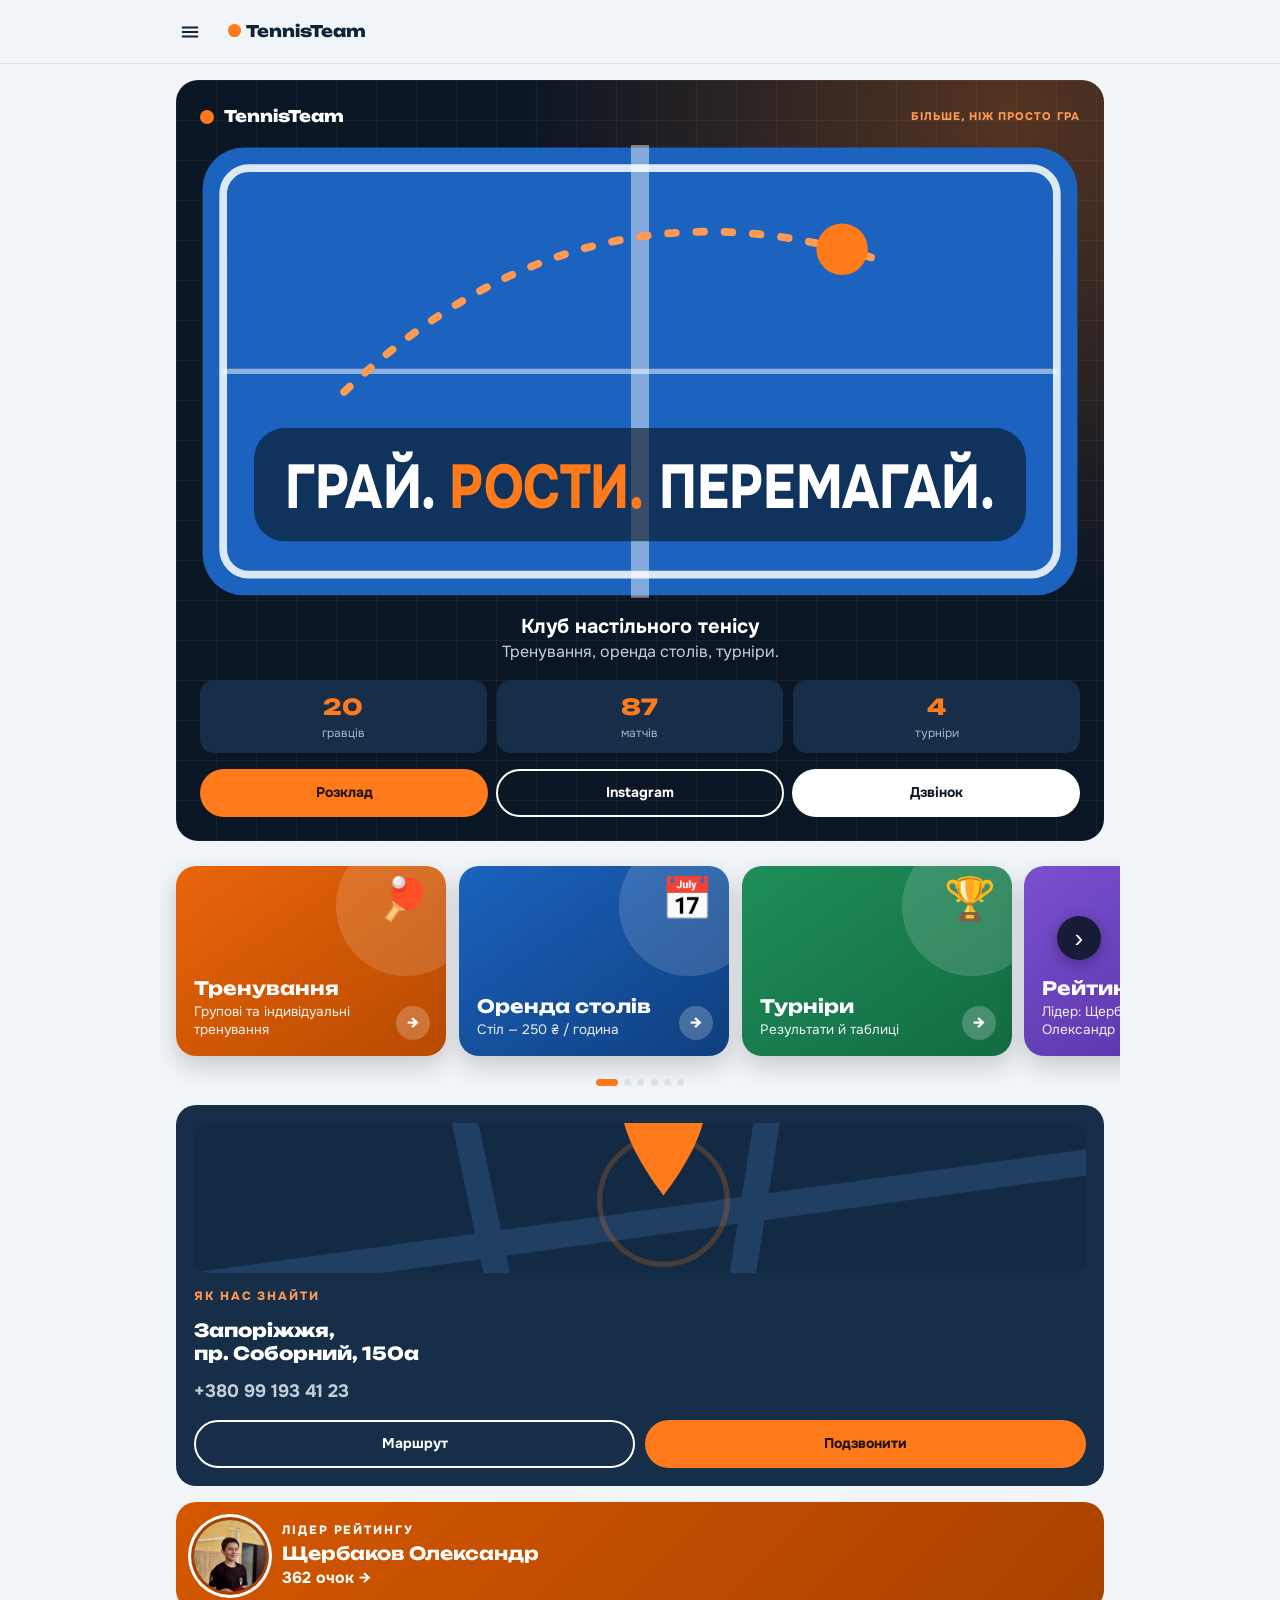
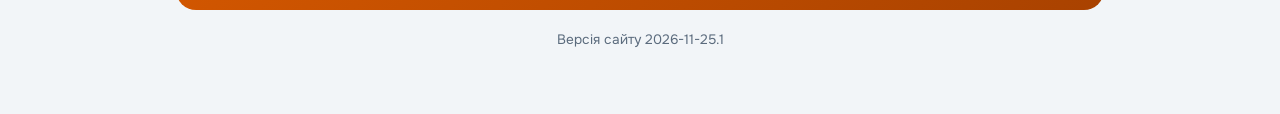
<file: index.html>
<!doctype html>
<html lang="uk">
<head>
<meta charset="utf-8">
<meta name="viewport" content="width=device-width, initial-scale=1, viewport-fit=cover">
<title>TennisTeam — клуб настільного тенісу</title>
<link rel="preconnect" href="https://fonts.googleapis.com">
<link rel="preconnect" href="https://fonts.gstatic.com" crossorigin>
<link href="https://fonts.googleapis.com/css2?family=Onest:wght@400;500;700&family=Unbounded:wght@600;800&display=swap" rel="stylesheet">
<style>
:root{--bg:#F2F5F8;--card:#fff;--ink:#0E2238;--mute:#5B6B7D;--table:#14509C;--table2:#0F3F7E;--ball:#FF7A1A;--line:#DCE3EA;--ok:#1E8E5A;--r:14px;color-scheme:light}
@media (prefers-color-scheme:dark){:root:not([data-theme=light]){--bg:#0B1624;--card:#13243A;--ink:#EAF0F6;--mute:#93A3B5;--line:#223650;--table:#1B63BE;color-scheme:dark}}
*{box-sizing:border-box}
html{scroll-padding-top:env(safe-area-inset-top,0px)}
body{margin:0;background:var(--bg);color:var(--ink);font:16px/1.55 Onest,system-ui,sans-serif;padding-top:env(safe-area-inset-top,0px);padding-bottom:env(safe-area-inset-bottom,0px)}
h1,h2,h3{font-family:Unbounded,Onest,sans-serif;line-height:1.15;margin:0}
h2{font-size:1.5rem;margin-bottom:.4rem}
a{color:var(--table)}
header{position:sticky;top:env(safe-area-inset-top,0px);background:var(--bg);z-index:5;border-bottom:1px solid var(--line)}
.bar{max-width:960px;margin:auto;display:flex;align-items:center;gap:1rem;padding:.6rem 1rem}
.logo{font-family:Unbounded,sans-serif;font-weight:800;text-decoration:none;color:var(--ink);white-space:nowrap}
.logo i{display:inline-block;width:.8em;height:.8em;border-radius:50%;background:var(--ball);margin-right:.35em}
nav{display:flex;gap:.25rem;overflow-x:auto;scrollbar-width:none}
nav a{padding:.4rem .75rem;border-radius:99px;text-decoration:none;color:var(--mute);white-space:nowrap;font-weight:500}
nav a.on{background:var(--ink);color:var(--bg)}
nav a:focus-visible,.btn:focus-visible,summary:focus-visible{outline:3px solid var(--ball);outline-offset:2px}
main{max-width:960px;margin:auto;padding:1rem 1rem 4rem}
.sub{color:var(--mute);margin:0 0 1.2rem}
.hero{position:relative;background:var(--table);border-radius:var(--r);padding:2.2rem 1.4rem 2rem;color:#fff;overflow:hidden;margin-bottom:1.2rem;box-shadow:inset 0 0 0 6px var(--table2)}
.hero:before{content:"";position:absolute;left:0;right:0;top:50%;height:3px;background:rgba(255,255,255,.85)}
.hero:after{content:"";position:absolute;top:0;bottom:0;left:50%;width:6px;margin-left:-3px;background:rgba(255,255,255,.2)}
.hero>*{position:relative;z-index:1}
.hero h1{font-size:clamp(2rem,8vw,3.6rem);font-weight:800;background:var(--table);display:inline-block;padding:0 .4rem;margin-left:-.4rem}
.hero p{max-width:30ch;font-size:1.1rem;background:var(--table);padding:.2rem .4rem;margin:.8rem 0 1.2rem -.4rem}
.ball{position:absolute!important;right:12%;top:18%;width:34px;height:34px;border-radius:50%;background:var(--ball);box-shadow:0 14px 0 -6px rgba(0,0,0,.25);animation:bounce 1.6s ease-in-out infinite alternate;z-index:2}
@keyframes bounce{to{transform:translate(-40px,60px)}}
@media (prefers-reduced-motion:reduce){.ball{animation:none}}
.btn{display:inline-block;background:var(--ball);color:#1b1000;font-weight:700;text-decoration:none;padding:.7rem 1.1rem;border-radius:99px}
.btn.alt{background:transparent;color:inherit;box-shadow:inset 0 0 0 2px currentColor}
.grid{display:grid;gap:.8rem;grid-template-columns:repeat(auto-fill,minmax(250px,1fr))}
.card{background:var(--card);border:1px solid var(--line);border-radius:var(--r);padding:1rem}
.card h3{font-size:1rem;margin-bottom:.3rem}
.tag{display:inline-block;font-size:.8rem;font-weight:700;padding:.1rem .55rem;border-radius:99px;background:var(--line);color:var(--ink)}
.tag.up{background:var(--ball);color:#1b1000}.tag.done{background:var(--ok);color:#fff}
.scroll{overflow-x:auto;background:var(--card);border:1px solid var(--line);border-radius:var(--r)}
table{border-collapse:collapse;width:100%;min-width:480px}
th,td{padding:.65rem .8rem;text-align:left;border-bottom:1px solid var(--line)}
th{color:var(--mute);font-weight:500;font-size:.9rem}
tr:last-child td{border-bottom:0}
td.n{text-align:right;font-variant-numeric:tabular-nums}
.av{position:relative;width:64px;height:64px;border-radius:50%;background:var(--table);color:#fff;display:grid;place-items:center;font-family:Unbounded,sans-serif;font-weight:600;overflow:hidden;flex:none}
.av img{position:absolute;inset:0;width:100%;height:100%;object-fit:cover}
.av.s{width:36px;height:36px;font-size:.75rem}
.who{display:flex;gap:.8rem;align-items:center}
.pl{display:flex;gap:.8rem;align-items:center}
.big{font-family:Unbounded,sans-serif;font-size:1.5rem;font-weight:800}
.kv{display:grid;grid-template-columns:auto 1fr;gap:.15rem .8rem;margin:.7rem 0;font-size:.92rem}
.kv dt{color:var(--mute)}.kv dd{margin:0}
summary{cursor:pointer;color:var(--table);font-weight:500;margin-top:.5rem}
.m{display:flex;justify-content:space-between;gap:.5rem;padding:.3rem 0;border-bottom:1px dashed var(--line);font-size:.9rem}
.w{color:var(--ok);font-weight:700}.l{color:#C0392B;font-weight:700}
.note{font-size:.85rem;color:var(--mute);margin-top:1rem}
a.card{display:block;text-decoration:none;color:inherit}
a.card .go{color:var(--table);font-weight:700;margin-top:.6rem;display:block}
table.ct{min-width:0}
.ct th,.ct td{padding:.45rem .55rem;text-align:center;white-space:nowrap}
.ct td:nth-child(2),.ct th:nth-child(2){text-align:left}
.ct td.self{background:var(--line)}
select.sel{flex:1;min-width:150px;padding:.6rem;border-radius:10px;border:1px solid var(--line);background:var(--card);color:var(--ink);font:inherit}
.modal{position:fixed;inset:0;z-index:20;background:rgba(5,15,28,.6);display:flex;align-items:flex-end;justify-content:center}
.modal[hidden]{display:none}
.sheet{position:relative;background:var(--bg);width:100%;max-width:960px;max-height:92vh;display:flex;flex-direction:column;border-radius:20px 20px 0 0;box-shadow:0 -8px 30px rgba(0,0,0,.25)}
.sc{overflow:auto;overscroll-behavior:contain;padding:3.4rem 1rem calc(2rem + env(safe-area-inset-bottom,0px))}
.x{position:absolute;top:.7rem;right:.8rem;width:40px;height:40px;border-radius:50%;border:0;background:var(--line);color:var(--ink);font-size:1.6rem;line-height:1;cursor:pointer;z-index:2}
.x:focus-visible,.tile:focus-visible{outline:3px solid var(--ball);outline-offset:2px}
@media(min-width:700px){.modal{align-items:center}.sheet{border-radius:20px;max-height:86vh}}
.tiles{display:grid;grid-template-columns:repeat(2,1fr);gap:.8rem;margin:1.2rem 0}
.tile{display:flex;justify-content:space-between;align-items:center;gap:.5rem;background:var(--card);border:1px solid var(--line);border-radius:var(--r);padding:1.1rem 1rem;font-family:Unbounded,Onest,sans-serif;font-weight:600;font-size:.95rem;text-decoration:none;color:var(--ink)}
.tile:after{content:"→";color:var(--ball);font-weight:800}
.card.accent{border:2px solid var(--ball);margin:1.2rem 0}
.when{font-weight:700}
.list{background:var(--card);border:1px solid var(--line);border-radius:var(--r);overflow:hidden}
.row{display:flex;flex-wrap:wrap;justify-content:space-between;align-items:baseline;gap:.2rem 1rem;padding:.95rem 1rem;border-bottom:1px solid var(--line)}
.row:last-child{border-bottom:0}
.row b{margin-left:auto;white-space:nowrap}
.days{display:flex;flex-direction:column;gap:.3rem;margin:.6rem 0}
.day{font-weight:700}
.day:before{content:"";display:inline-block;width:.5em;height:.5em;border-radius:50%;background:var(--ball);margin-right:.55em}
.time{font-family:Unbounded,Onest,sans-serif;font-size:1.25rem;font-weight:600;margin:.3rem 0}
/* ---- рух і характер ---- */
.hero{padding-bottom:7.2rem;text-align:center}
.hero h1{margin-left:0}
.hero p{margin:.8rem auto 1.2rem}
.hero h1{letter-spacing:-.02em}
.lane{position:absolute;left:0;right:0;bottom:0;height:96px;pointer-events:none;z-index:1;background:linear-gradient(to top,rgba(255,255,255,.14),transparent)}
.bw{position:absolute;bottom:14px;left:6%;width:30px;height:30px;animation:cross 3.2s linear infinite alternate}
@keyframes cross{to{left:calc(94% - 30px)}}
.bl{position:absolute;inset:0;border-radius:50%;background:radial-gradient(circle at 35% 30%,#ffbe80,var(--ball) 55%,#d9560a);animation:hop 1.6s infinite}
@keyframes hop{0%{transform:translateY(-62px);animation-timing-function:ease-in}25%{transform:translateY(0);animation-timing-function:ease-out}50%{transform:translateY(-62px);animation-timing-function:ease-in}75%{transform:translateY(0);animation-timing-function:ease-out}100%{transform:translateY(-62px)}}
.sd{position:absolute;left:2px;right:2px;bottom:-9px;height:8px;border-radius:50%;background:rgba(0,0,0,.35);animation:shd 1.6s infinite}
@keyframes shd{0%,50%,100%{transform:scale(.45);opacity:.15}25%,75%{transform:scale(1);opacity:.4}}
.hero h1,.hero p,.hero .btn{animation:rise .7s cubic-bezier(.2,.8,.2,1) both}
.hero p{animation-delay:.12s}.hero .btn{animation-delay:.24s}
@keyframes rise{from{opacity:0;transform:translateY(18px)}}
.modal{animation:fade .2s ease-out}
.sheet{animation:slide .32s cubic-bezier(.2,.8,.2,1)}
@keyframes fade{from{opacity:0}}
@keyframes slide{from{transform:translateY(44px);opacity:0}}
.tile{position:relative;overflow:hidden;padding-left:1.4rem}
.tile:before{content:"";position:absolute;left:0;top:0;bottom:0;width:6px;background:var(--c,var(--ball))}
.tile,.btn,a.card{transition:transform .15s ease,box-shadow .2s ease}
.tile:active,.btn:active,a.card:active{transform:scale(.97)}
@media(hover:hover){.tile:hover,a.card:hover{transform:translateY(-3px);box-shadow:0 10px 24px rgba(14,34,56,.14)}}
.card.accent .tag:before{content:"";display:inline-block;width:.5em;height:.5em;border-radius:50%;background:#1b1000;margin-right:.45em;animation:pulse 1.4s ease-in-out infinite}
@keyframes pulse{50%{opacity:.2}}
.lead .av{box-shadow:0 0 0 3px var(--card),0 0 0 6px var(--ball)}
.rk{display:flex;align-items:center;gap:.7rem;padding:.8rem 1rem;border-bottom:1px solid var(--line)}
.rk:last-child{border-bottom:0}
.pos{width:28px;height:28px;border-radius:50%;display:grid;place-items:center;font-weight:700;font-size:.85rem;background:var(--line);flex:none}
.p1{background:#F5C542;color:#3a2a00}.p2{background:#C9D1DA;color:#1f2933}.p3{background:#D99A5B;color:#3a1f00}
.who2{flex:1;min-width:0}.who2 small{color:var(--mute)}
.meter{height:6px;border-radius:99px;background:var(--line);margin:.3rem 0;overflow:hidden}
.meter i{display:block;height:100%;width:var(--w);border-radius:99px;background:linear-gradient(90deg,var(--table),var(--ball));transform-origin:left;animation:grow .8s cubic-bezier(.2,.8,.2,1) both;animation-delay:calc(var(--i)*45ms)}
@keyframes grow{from{transform:scaleX(0)}}
.pts{font-family:Unbounded,Onest,sans-serif;font-size:1.1rem}
@media (prefers-reduced-motion:reduce){*{animation:none!important;transition:none!important}.bl{transform:none}}
/* ---- карусель розділів ---- */
.car{position:relative;display:flex;gap:.8rem;overflow-x:auto;scroll-snap-type:x mandatory;margin:1.2rem -1rem -.4rem;padding:.4rem 1rem 1.8rem;scroll-padding:0 1rem;scrollbar-width:none;-webkit-overflow-scrolling:touch}
.car::-webkit-scrollbar{display:none}
.slide{position:relative;flex:0 0 min(74vw,270px);height:190px;scroll-snap-align:start;border-radius:20px;padding:1.1rem;color:#fff;text-decoration:none;display:flex;flex-direction:column;justify-content:flex-end;gap:.25rem;overflow:hidden;background:linear-gradient(145deg,var(--c),var(--c2));box-shadow:0 10px 24px rgba(0,0,0,.18);animation:pop .6s cubic-bezier(.2,.8,.2,1) both;animation-delay:calc(var(--i)*70ms);transition:transform .15s ease}
@keyframes pop{from{opacity:0;transform:translateX(40px) scale(.92)}}
.slide:active{transform:scale(.97)}
.slide:before{content:"";position:absolute;right:-30px;top:-30px;width:140px;height:140px;border-radius:50%;background:rgba(255,255,255,.14)}
.slide .ic{position:absolute;right:1rem;top:.8rem;font-size:2.6rem;line-height:1}
.slide b{font-family:Unbounded,Onest,sans-serif;font-size:1.15rem;line-height:1.15}
.slide small{opacity:.92;font-size:.85rem;line-height:1.3;max-width:72%}
.slide .arr{position:absolute;right:1rem;bottom:1rem;width:34px;height:34px;border-radius:50%;background:rgba(255,255,255,.22);display:grid;place-items:center;font-weight:800}
.dots{display:flex;justify-content:center;gap:.4rem;margin:-.2rem 0 1.2rem}
.dots i{width:7px;height:7px;border-radius:99px;background:var(--line);transition:width .25s,background .25s;cursor:pointer}
.dots i.on{width:22px;background:var(--ball)}
/* ---- картка гравця, статистика ---- */
.av.m{width:52px;height:52px;font-size:.9rem}
.av.sq{width:112px;height:112px;border-radius:22px;font-size:1.6rem;background:#1B3A5E}
.pc{display:flex;align-items:center;gap:.8rem;background:var(--card);border:1px solid var(--line);border-radius:var(--r);padding:.8rem;text-decoration:none;color:inherit;transition:transform .15s ease}
.pc:active,.sr:active,a.rk:active{transform:scale(.98)}
.pr{display:flex;flex-direction:column;align-items:flex-end;gap:.25rem}
a.rk,.sr{text-decoration:none;color:inherit}
.sr{display:flex;align-items:center;gap:.7rem;padding:.8rem 1rem;border-bottom:1px solid var(--line)}
.sr:last-child{border-bottom:0}
.wl{display:flex;height:8px;border-radius:99px;overflow:hidden;background:var(--line);margin:.35rem 0}
.wl i{display:block;height:100%;transform-origin:left;animation:grow .8s cubic-bezier(.2,.8,.2,1) both}
.wl .g{background:#1E8E5A}.wl .r{background:#D64545}
.vs{height:10px;border-radius:99px;background:var(--table);overflow:hidden;margin:.8rem 0}
.vs i{display:block;height:100%;background:var(--ball);border-radius:99px}
.pcard{background:linear-gradient(160deg,#12304F,#0B1624);color:#EAF0F6;border-radius:22px;padding:1rem}
.pcard h2{font-size:1.15rem;color:#fff;margin:.5rem 0 .2rem}
.pcard h3{font-size:1rem;color:#fff;margin:1.4rem 0 .4rem}
.ph{display:flex;gap:1rem;align-items:flex-start}
.pi{min-width:0}
.lg{display:inline-block;font-size:.7rem;font-weight:800;letter-spacing:.08em;text-transform:uppercase;padding:.2rem .6rem;border-radius:99px}
.lg.o{background:rgba(255,122,26,.25);color:#FFB27A}.lg.b{background:rgba(255,255,255,.18);color:#fff}
.ps{color:#93A3B5;font-size:.9rem}.ps b{color:#fff}
.pn{font-family:Unbounded,Onest,sans-serif;font-size:2rem;font-weight:800;color:#FF7A1A;line-height:1.1;margin-top:.4rem}
.pt{display:grid;grid-template-columns:1fr 1fr;gap:.6rem;margin:1rem 0 0}
.pt div{background:rgba(255,255,255,.07);border-radius:16px;padding:.8rem 1rem}
.pt b{display:block;font-family:Unbounded,Onest,sans-serif;font-size:1.6rem}
.pt span{color:#93A3B5;font-size:.85rem}
.pt div:nth-child(2) b{color:#4FD19A}.pt div:nth-child(3) b{color:#FF7272}
.rc{width:100%;height:auto;display:block}
.rcl{display:flex;justify-content:space-between;color:#93A3B5;font-size:.85rem}.rcl b{color:#fff}
.mr{display:flex;justify-content:space-between;align-items:center;gap:.6rem;padding:.65rem 0;border-bottom:1px solid rgba(255,255,255,.1)}
.mr:last-child{border-bottom:0}
.mr small{color:#93A3B5}
.pill{white-space:nowrap;font-size:.85rem;font-weight:700;padding:.25rem .65rem;border-radius:99px;background:rgba(255,255,255,.12);color:#EAF0F6}
.pill.w{background:rgba(79,209,154,.16);color:#4FD19A}.pill.l{background:rgba(255,114,114,.16);color:#FF7272}
/* ---- верхній блок ---- */
.hx{position:relative;overflow:hidden;border-radius:22px;padding:24px;margin-bottom:1.2rem;color:#fff;display:flex;flex-direction:column;gap:16px;background-color:#0B1624;background-image:radial-gradient(circle at 90% 4%,rgba(255,122,26,.30),rgba(255,122,26,0) 44%),linear-gradient(rgba(255,255,255,.05) 1px,transparent 1px),linear-gradient(90deg,rgba(255,255,255,.05) 1px,transparent 1px);background-size:auto,40px 40px,40px 40px;box-shadow:0 0 0 1px rgba(255,255,255,.08)}
.hx-top{display:flex;align-items:center;justify-content:space-between;gap:12px;white-space:nowrap}
.hx-logo{display:flex;align-items:center;gap:10px;font-family:Unbounded,Onest,sans-serif;font-weight:800;font-size:16px}
.hx-logo i{width:14px;height:14px;border-radius:50%;background:#FF7A1A}
.hx-eye{font-size:11px;font-weight:800;letter-spacing:.1em;color:#FF9A55}
.hx svg{display:block;width:100%;height:auto}
.hx-p{margin:0;text-align:center;font-size:16px;line-height:1.5;color:#C4CFDB}
.hx-p b{display:block;font-size:20px;font-weight:700;color:#fff;line-height:1.3}
.hx-stats{display:grid;grid-template-columns:repeat(3,1fr);gap:10px}
.hx-stats div{background:#172E49;border-radius:14px;padding:10px;text-align:center;font-size:12px;color:#A9B6C5}
.hx-stats b{display:block;font-family:Unbounded,Onest,sans-serif;font-weight:800;font-size:22px;color:#FF7A1A}
.hx-btns{display:grid;grid-template-columns:repeat(3,1fr);gap:8px}
.hb{min-height:48px;display:flex;align-items:center;justify-content:center;border-radius:99px;font-weight:700;font-size:14px;text-decoration:none;box-sizing:border-box;padding:0 8px;transition:transform .15s ease}
.hb:active{transform:scale(.97)}
.hb.o{background:#FF7A1A;color:#1B1000}.hb.l{border:2px solid #fff;color:#fff}.hb.w{background:#fff;color:#0B1624}
.hb:focus-visible{outline:3px solid #FF7A1A;outline-offset:2px}
/* ---- низ: контакти і лідер ---- */
.ct2{background:#172E49;color:#fff;border-radius:20px;padding:18px;display:flex;flex-direction:column;gap:14px;margin-top:1.2rem}
.ct2-k{font-size:12px;font-weight:800;letter-spacing:.16em;color:#FF9A55}
.ct2-ad{font-family:Unbounded,Onest,sans-serif;font-weight:800;font-size:18px;line-height:1.25}
.ct2-ph{font-size:18px;font-weight:700;color:#C4CFDB}
.ct2-bb{display:grid;grid-template-columns:1fr 1fr;gap:10px}
.lb{display:flex;align-items:center;gap:16px;margin-top:1rem;padding:18px;border-radius:20px;background:linear-gradient(135deg,#D55800,#A94200);color:#fff;text-decoration:none;transition:transform .15s ease}
.lb:active{transform:scale(.98)}
.lb .av{width:72px;height:72px;font-size:1.2rem;background:#1B3A5E;box-shadow:0 0 0 3px #A94200,0 0 0 6px #fff}
.lb small{display:block;font-size:12px;font-weight:800;letter-spacing:.16em}
.lb b{display:block;font-family:Unbounded,Onest,sans-serif;font-size:18px;line-height:1.25;margin:2px 0}
.lb span{font-size:16px;font-weight:700}
/* ---- карусель на комп'ютері ---- */
.carw{position:relative}
.cb{display:none;position:absolute;top:56px;z-index:3;width:44px;height:44px;border-radius:50%;border:0;background:rgba(11,22,36,.88);color:#fff;font-size:26px;line-height:1;cursor:pointer;box-shadow:0 4px 14px rgba(0,0,0,.3);transition:opacity .2s}
.cb.pv{left:.2rem}.cb.nx{right:.2rem}
.cb:disabled{opacity:0;pointer-events:none}
.cb:focus-visible{outline:3px solid var(--ball);outline-offset:2px}
@media (hover:hover) and (pointer:fine){.cb{display:grid;place-items:center}.car{cursor:grab}.car.dg{cursor:grabbing;scroll-snap-type:none;user-select:none}}
.ct2-map{display:block;position:relative;height:150px;border-radius:14px;overflow:hidden;background:#132A44}
.ct2-map svg{display:block;width:100%;height:100%}
/* ---- бокове меню ---- */
.mnb{display:grid;place-items:center;width:44px;height:44px;margin-left:-.5rem;border:0;border-radius:12px;background:transparent;color:var(--ink);cursor:pointer;flex:none}
.mnb:focus-visible,.mn2:focus-visible{outline:3px solid var(--ball);outline-offset:2px}
.mn2{position:absolute;top:.7rem;left:.8rem;width:40px;height:40px;border-radius:50%;border:0;background:var(--line);color:var(--ink);cursor:pointer;z-index:2;display:grid;place-items:center}
.dr-scrim{position:fixed;inset:0;z-index:40;background:rgba(5,15,28,.55);opacity:0;transition:opacity .25s}
.dr-scrim.on{opacity:1}
.dr-scrim[hidden]{display:none}
.drawer{position:fixed;top:0;bottom:0;left:0;z-index:50;width:min(82vw,300px);background:#0B1624;color:#fff;display:flex;flex-direction:column;gap:.25rem;padding:calc(env(safe-area-inset-top,0px) + 14px) 12px calc(env(safe-area-inset-bottom,0px) + 14px);overflow-y:auto;transform:translateX(-100%);visibility:hidden;transition:transform .28s cubic-bezier(.2,.8,.2,1),visibility 0s .28s;box-shadow:6px 0 30px rgba(0,0,0,.35)}
.drawer.open{transform:none;visibility:visible;transition:transform .28s cubic-bezier(.2,.8,.2,1)}
.dr-top{display:flex;align-items:center;justify-content:space-between;padding:4px 8px 14px}
.dr-x{width:40px;height:40px;border:0;border-radius:50%;background:rgba(255,255,255,.1);color:#fff;font-size:24px;line-height:1;cursor:pointer}
.drawer nav{display:flex;flex-direction:column;gap:2px}
.drawer a{display:flex;align-items:center;gap:14px;min-height:50px;padding:0 14px;border-radius:14px;color:#E6EDF5;text-decoration:none;font-weight:600;font-size:16px}
.drawer a .di{width:26px;text-align:center;font-size:20px}
.drawer a.on{background:rgba(255,122,26,.18);color:#fff;box-shadow:inset 4px 0 0 #FF7A1A}
.drawer a:focus-visible,.dr-x:focus-visible{outline:3px solid #FF7A1A;outline-offset:2px}
.dr-sep{height:1px;background:rgba(255,255,255,.12);margin:10px 8px}
/* ---- запис на турнір ---- */
.su{margin-top:1.6rem;background:var(--card);border:1px solid var(--line);border-radius:var(--r);padding:1rem}
.su h3{font-size:1.1rem}
.su label{display:block;font-weight:600;font-size:.9rem;margin:.8rem 0 .25rem}
.su input,.su select,.su textarea{width:100%;min-height:44px;padding:.65rem .8rem;border-radius:10px;border:1px solid var(--line);background:var(--bg);color:var(--ink);font:inherit;box-sizing:border-box}
.su input:focus-visible,.su select:focus-visible,.su textarea:focus-visible{outline:3px solid var(--ball);outline-offset:1px}
.su .hp{position:absolute;left:-9999px;width:1px;height:1px;opacity:0}
.su-err{color:#C0392B;font-weight:600;min-height:1.3em;margin:.6rem 0 .4rem}
.su-ok{background:var(--bg);border-radius:12px;padding:1rem}
.su-msg{white-space:pre-wrap;word-break:break-word;background:var(--card);border:1px solid var(--line);border-radius:10px;padding:.7rem;margin:.8rem 0;font:inherit;font-size:.9rem}
.su-row{display:flex;flex-wrap:wrap;gap:.5rem}
.mr .k{white-space:nowrap}
.rc{touch-action:pan-y;cursor:pointer;-webkit-tap-highlight-color:transparent}
.rc:focus-visible{outline:2px solid #FF7A1A;outline-offset:4px;border-radius:8px}
.rci{margin-top:.8rem;padding:.8rem 1rem;border-radius:14px;background:rgba(255,255,255,.07);min-height:7rem}
.rcv{font-family:Unbounded,Onest,sans-serif;font-weight:800;font-size:1.5rem}
.rcd{font-size:1rem}.rcd.u{color:#4FD19A}.rcd.d{color:#FF7272}
.rcm{color:#93A3B5;font-size:.9rem}.rcm b{color:#fff}
.how{margin-top:1rem;background:var(--card);border:1px solid var(--line);border-radius:var(--r);padding:.8rem 1rem}
.how summary{margin:0;cursor:pointer;font-weight:700}
.how p{margin:.6rem 0 0;font-size:.92rem;line-height:1.5}
/* ---- наживо, тури, адмінка ---- */
.tag.live{background:#D64545;color:#fff}
.card.accent.live{border-color:#D64545}
.ct td.nm a{color:inherit;text-decoration:underline dotted;text-underline-offset:3px;font-weight:600}
.rd{background:var(--card);border:1px solid var(--line);border-radius:12px;padding:.1rem .9rem;margin:.4rem 0}
.rd summary{margin:0;padding:.6rem 0;font-weight:700;cursor:pointer;color:var(--ink)}
.rr{display:flex;justify-content:space-between;align-items:center;gap:.6rem;padding:.55rem 0;border-top:1px solid var(--line);font-size:.92rem}
.rr a{color:inherit;text-decoration:none;font-weight:600}
.rsc{font-variant-numeric:tabular-nums;white-space:nowrap}.rsc.w{color:var(--ok)}.rsc.l{color:#C0392B}
.adm-m{cursor:pointer}
.adm label{display:block}
#adm label{display:block;font-weight:600;font-size:.9rem;margin:.7rem 0 .25rem}
#adm input,#adm select{width:100%;min-height:44px;padding:.6rem .8rem;border-radius:10px;border:1px solid var(--line);background:var(--card);color:var(--ink);font:inherit;box-sizing:border-box}
.adm-row{display:grid;grid-template-columns:1fr 1fr;gap:.6rem}
.adm-tabs,.adm-chips{display:flex;flex-wrap:wrap;gap:.4rem;margin:.6rem 0}
.chip{display:inline-flex;align-items:center;gap:.4rem;min-height:40px;padding:0 .8rem;border-radius:99px;border:1px solid var(--line);background:var(--card);color:var(--ink);font:inherit;font-weight:600;cursor:pointer}
.chip.on{background:var(--ball);border-color:var(--ball);color:#1b1000}
.chip i{font-style:normal;background:#1b1000;color:#fff;border-radius:50%;width:22px;height:22px;display:grid;place-items:center;font-size:.75rem}
.adm-msg{background:var(--card);border:1px solid var(--line);border-radius:10px;padding:.6rem .8rem;font-weight:600}
.adm-k{margin-bottom:.6rem}
.now{background:var(--card);border:1px solid #D64545;border-radius:12px;padding:.6rem .9rem;margin:.8rem 0}
.now>b{display:block;margin-bottom:.1rem}
.tmr{font-variant-numeric:tabular-nums;font-weight:800;color:#D64545;white-space:nowrap}
.tmr:before{content:"●";font-size:.7em;margin-right:.35em;animation:pulse 1.4s ease-in-out infinite}
.tdur{font-variant-numeric:tabular-nums;color:var(--mute);font-size:.85rem;margin-right:.5rem;white-space:nowrap}
.rrt{display:flex;align-items:center;gap:.5rem;white-space:nowrap}
.chip.st{min-height:34px;font-size:.85rem}
#adm .chk{display:flex;align-items:center;gap:.5rem}
#adm .chk input{width:auto;min-height:auto}
#adm textarea{width:100%;padding:.6rem .8rem;border-radius:10px;border:1px solid var(--line);background:var(--card);color:var(--ink);font:inherit;box-sizing:border-box}
</style>
</head>
<body>
<header><div class="bar">
<button class="mnb" id="mnb" type="button" aria-label="Меню" aria-expanded="false" aria-controls="drawer"><svg width="22" height="22" viewBox="0 0 24 24" fill="none" stroke="currentColor" stroke-width="2.2" stroke-linecap="round" aria-hidden="true"><path d="M4 7h16M4 12h16M4 17h16"/></svg></button>
<a class="logo" href="#home"><i></i>TennisTeam</a>
</div></header>
<main id="app"></main>
<div class="modal" id="modal" hidden><div class="sheet" role="dialog" aria-modal="true"><button class="mn2" id="mn2" type="button" aria-label="Меню"><svg width="20" height="20" viewBox="0 0 24 24" fill="none" stroke="currentColor" stroke-width="2.2" stroke-linecap="round" aria-hidden="true"><path d="M4 7h16M4 12h16M4 17h16"/></svg></button><button class="x" id="mx" aria-label="Закрити">×</button><div class="sc" id="sc"><div id="mb"></div></div></div></div>

<div class="dr-scrim" id="drs" hidden></div>
<aside class="drawer" id="drawer" aria-label="Меню розділів" aria-hidden="true"></aside>

<script>
/* ====== ТУТ ЗМІНЮЄТЬСЯ ВЕСЬ ВМІСТ САЙТУ ====== */
const B = "Біла ліга", O = "Оранжева ліга"; /* назви ліг: Біла — слабша, Оранжева — сильніша */
const DATA = {
  club: { ig: "https://www.instagram.com/tennisteam.zp", phone: "+380 99 193 41 23", addr: "Запоріжжя, пр. Соборний, 150а", hours: "" },
  /* Запис на турнір: endpoint — адреса скрипта, що пересилає заявку в Telegram (див. інструкцію); viber — номер для чату; tg — username без @ (або порожньо) */
  signup: { endpoint: "", viber: "+380 99 193 41 23", tg: "" },
  /* Турнір наживо: endpoint — адреса Google Apps Script (див. інструкцію). Порожньо — функція вимкнена. */
  live: { endpoint: "https://script.google.com/macros/s/AKfycbxb0TVpFtCrtovB_9xZggydBcycwJ84BMIos5e-19vuW8xq8UHfzVSO7gjrBpCKj3KO/exec" },
  schedule: [
    { title: "Групові тренування", days: ["Понеділок", "Середа", "П’ятниця"], time: "17:30–19:00", coach: "Москаленко Єгор Олександрович" },
    { title: "Індивідуальні тренування", days: ["Усі інші дні"], time: "За домовленістю", note: "Також тренування для 2 або 4 осіб", coach: "Москаленко Єгор Олександрович" },
    { title: "Тренування", days: [], time: "За домовленістю", coach: "Гончаренко Мілена Максимівна" }
  ],
  rent: [
    { name: "Стіл, 1 година", price: "250 ₴" },
    { name: "Ракетки та 30 м’ячів", price: "входять у вартість" }
  ],
  /* Для кожного гравця можна додати: age, hand, grip, since, bio — вони з’являться в картці */
  players: [
    { id: "lutsenko-viktor", name: "Луценко Віктор", photo: "photos/lutsenko-viktor.jpg", group: B, born: 2018, hand: "Права" },
    { id: "kubar", name: "Кубарь Кирило", photo: "photos/kubar.jpg", group: B, born: 2012, hand: "Права" },
    { id: "kublinskyi", name: "Кублинський Вадим", photo: "photos/kublinskiy.jpg", group: B, born: 2000, hand: "Права" },
    { id: "perlyk", name: "Перлик Артур", photo: "photos/perlyk.jpg", group: B, hand: "Права", bio: "Одна з накладок — короткі шипи." },
    { id: "horbatiuk", name: "Горбатюк Ярослав", photo: "photos/gorbatyuk.jpg", group: B, born: 2013, hand: "Права" },
    { id: "seomkin", name: "Сьомкін Гліб", photo: "photos/seomkin.jpg", group: B, born: 2012, hand: "Права" },
    { id: "yeremenko", name: "Єременко Микита", photo: "photos/yeremenko.jpg", group: B, born: 2017, hand: "Права" },
    { id: "spirkach", name: "Спіркач Варвара", photo: "photos/spirkach.jpg", group: B, born: 2010, hand: "Ліва", racket: { blade: "Imperial Primus Junior", rubbers: ["Tibhar Evolution FX-P · червона", "Friendship RITC 729 · синя"] } },
    { id: "khvostyk", name: "Хвостик Тимур", photo: "photos/khvostyk.jpg", group: B, born: 2018, hand: "Права" },
    { id: "shcherbakov", name: "Щербаков Олександр", photo: "photos/shcherbakov.jpg", group: O, born: 2011, hand: "Права", bio: "Одна з накладок — довгі шипи." },
    { id: "felskyi", name: "Фельський Ярослав", photo: "photos/felskyi.jpg", group: O, born: 2012, hand: "Права" },
    { id: "palatakh", name: "Паталах Антон", photo: "photos/palatakh.jpg", group: O, born: 1978, hand: "Права" },
    { id: "lutsenko-viktoriia", name: "Луценко Вікторія", photo: "photos/lutsenko-viktoriia.jpg", group: O, born: 2012, hand: "Ліва" },
    { id: "kucheriavyi", name: "Кучерявий Олександр", photo: "photos/kucheriavyi.jpg", group: O, born: 1985, hand: "Права" },
    { id: "shcherbyna", name: "Щербіна Сергій", photo: "photos/shcherbyna.jpg", group: O, born: 1983, hand: "Права" },
    { id: "rohozniy", name: "Рогозний Андрій", photo: "photos/rohozniy.jpg", group: O, born: 2001 },
    { id: "miniailo", name: "Міняйло Сергій", photo: "photos/miniailo.jpg", group: O, born: 1977, racket: { blade: "Yinhe Pro-05X", rubbers: ["Yinhe (Galaxy), губка Arbalest · червона", "Yinhe Apollo · чорна"] } },
    { id: "lunen", name: "Лунен Сергій", photo: "photos/lunen.jpg", group: O, born: 1964 },
    { id: "buhrinov-r", name: "Бугрінов Руслан", photo: "photos/buhrinov-r.jpg", group: O, born: 1989 },
    { id: "buhrinov-m", name: "Бугрінов Максим", photo: "photos/buhrinov-m.jpg", group: O, born: 2010 }
  ],
  tournaments: [
    { id: "t1", name: "TT Open #1", date: "2026-11-07", place: "Запоріжжя, пр. Соборний, 150а", status: "done", winners: [{ g: B, id: "lutsenko-viktor" }, { g: O, id: "shcherbakov" }] },
    { id: "t2", name: "TT Open #2", date: "2026-11-15", time: "12:00", place: "Запоріжжя, пр. Соборний, 150а", status: "done", winners: [{ g: O, id: "shcherbakov" }], draw: { [O]: ["rohozniy", "yeremenko", "miniailo", "horbatiuk", "buhrinov-m", "buhrinov-r", "shcherbakov", "felskyi", "lunen"] } },
    { id: "t4", name: "TT Open #4", date: "2026-11-29", time: "12:00", place: "Запоріжжя, пр. Соборний, 150а", status: "up", info: "Дві ліги: Оранжева та Біла.<br>Запис за телефоном:<br><b style=\"white-space:nowrap\">+380 99 193 41 23</b>" },
    { id: "t3", name: "TT Open #3", date: "2026-11-21", time: "12:00", place: "Запоріжжя, пр. Соборний, 150а", status: "up", info: "Дві ліги: Оранжева та Біла.<br>Запис за телефоном:<br><b style=\"white-space:nowrap\">+380 99 193 41 23</b>" }
  ],
  /* draw (у турнірі) — гравці в порядку номерів жеребкування [1], [2], [3]… Від нього залежить порядок турів (див. rrRound), а отже й підрахунок рейтингу. */
  /* Матчі: дата, гравець A, гравець B, рахунок за партіями, id турніру, ліга */
  matches: [
    { d: "2026-11-07", a: "lutsenko-viktor", b: "kubar", sa: 3, sb: 2, tid: "t1", t: B },
    { d: "2026-11-07", a: "lutsenko-viktor", b: "kublinskyi", sa: 3, sb: 1, tid: "t1", t: B },
    { d: "2026-11-07", a: "lutsenko-viktor", b: "perlyk", sa: 3, sb: 0, tid: "t1", t: B },
    { d: "2026-11-07", a: "lutsenko-viktor", b: "horbatiuk", sa: 3, sb: 1, tid: "t1", t: B },
    { d: "2026-11-07", a: "lutsenko-viktor", b: "seomkin", sa: 3, sb: 1, tid: "t1", t: B },
    { d: "2026-11-07", a: "lutsenko-viktor", b: "yeremenko", sa: 3, sb: 1, tid: "t1", t: B },
    { d: "2026-11-07", a: "lutsenko-viktor", b: "spirkach", sa: 3, sb: 1, tid: "t1", t: B },
    { d: "2026-11-07", a: "lutsenko-viktor", b: "khvostyk", sa: 3, sb: 0, tid: "t1", t: B },
    { d: "2026-11-07", a: "kubar", b: "kublinskyi", sa: 3, sb: 2, tid: "t1", t: B },
    { d: "2026-11-07", a: "kubar", b: "perlyk", sa: 3, sb: 0, tid: "t1", t: B },
    { d: "2026-11-07", a: "kubar", b: "horbatiuk", sa: 3, sb: 1, tid: "t1", t: B },
    { d: "2026-11-07", a: "kubar", b: "seomkin", sa: 3, sb: 2, tid: "t1", t: B },
    { d: "2026-11-07", a: "kubar", b: "yeremenko", sa: 3, sb: 0, tid: "t1", t: B },
    { d: "2026-11-07", a: "kubar", b: "spirkach", sa: 3, sb: 0, tid: "t1", t: B },
    { d: "2026-11-07", a: "kubar", b: "khvostyk", sa: 3, sb: 0, tid: "t1", t: B },
    { d: "2026-11-07", a: "kublinskyi", b: "perlyk", sa: 3, sb: 0, tid: "t1", t: B },
    { d: "2026-11-07", a: "kublinskyi", b: "horbatiuk", sa: 3, sb: 0, tid: "t1", t: B },
    { d: "2026-11-07", a: "kublinskyi", b: "seomkin", sa: 3, sb: 0, tid: "t1", t: B },
    { d: "2026-11-07", a: "kublinskyi", b: "yeremenko", sa: 3, sb: 1, tid: "t1", t: B },
    { d: "2026-11-07", a: "kublinskyi", b: "spirkach", sa: 3, sb: 0, tid: "t1", t: B },
    { d: "2026-11-07", a: "kublinskyi", b: "khvostyk", sa: 3, sb: 0, tid: "t1", t: B },
    { d: "2026-11-07", a: "perlyk", b: "horbatiuk", sa: 3, sb: 2, tid: "t1", t: B },
    { d: "2026-11-07", a: "perlyk", b: "seomkin", sa: 3, sb: 2, tid: "t1", t: B },
    { d: "2026-11-07", a: "perlyk", b: "yeremenko", sa: 3, sb: 1, tid: "t1", t: B },
    { d: "2026-11-07", a: "perlyk", b: "spirkach", sa: 3, sb: 2, tid: "t1", t: B },
    { d: "2026-11-07", a: "perlyk", b: "khvostyk", sa: 3, sb: 1, tid: "t1", t: B },
    { d: "2026-11-07", a: "horbatiuk", b: "seomkin", sa: 3, sb: 1, tid: "t1", t: B },
    { d: "2026-11-07", a: "horbatiuk", b: "yeremenko", sa: 3, sb: 1, tid: "t1", t: B },
    { d: "2026-11-07", a: "horbatiuk", b: "spirkach", sa: 3, sb: 0, tid: "t1", t: B },
    { d: "2026-11-07", a: "horbatiuk", b: "khvostyk", sa: 3, sb: 0, tid: "t1", t: B },
    { d: "2026-11-07", a: "seomkin", b: "yeremenko", sa: 3, sb: 0, tid: "t1", t: B },
    { d: "2026-11-07", a: "seomkin", b: "spirkach", sa: 3, sb: 1, tid: "t1", t: B },
    { d: "2026-11-07", a: "seomkin", b: "khvostyk", sa: 3, sb: 0, tid: "t1", t: B },
    { d: "2026-11-07", a: "yeremenko", b: "spirkach", sa: 3, sb: 0, tid: "t1", t: B },
    { d: "2026-11-07", a: "yeremenko", b: "khvostyk", sa: 3, sb: 0, tid: "t1", t: B },
    { d: "2026-11-07", a: "spirkach", b: "khvostyk", sa: 3, sb: 0, tid: "t1", t: B },
    { d: "2026-11-07", a: "shcherbakov", b: "felskyi", sa: 4, sb: 1, tid: "t1", t: O },
    { d: "2026-11-07", a: "shcherbakov", b: "palatakh", sa: 4, sb: 1, tid: "t1", t: O },
    { d: "2026-11-07", a: "shcherbakov", b: "lutsenko-viktoriia", sa: 4, sb: 1, tid: "t1", t: O },
    { d: "2026-11-07", a: "shcherbakov", b: "kucheriavyi", sa: 4, sb: 1, tid: "t1", t: O },
    { d: "2026-11-07", a: "shcherbakov", b: "shcherbyna", sa: 4, sb: 1, tid: "t1", t: O },
    { d: "2026-11-07", a: "felskyi", b: "palatakh", sa: 4, sb: 0, tid: "t1", t: O },
    { d: "2026-11-07", a: "felskyi", b: "lutsenko-viktoriia", sa: 4, sb: 1, tid: "t1", t: O },
    { d: "2026-11-07", a: "felskyi", b: "kucheriavyi", sa: 4, sb: 2, tid: "t1", t: O },
    { d: "2026-11-07", a: "felskyi", b: "shcherbyna", sa: 4, sb: 2, tid: "t1", t: O },
    { d: "2026-11-07", a: "palatakh", b: "lutsenko-viktoriia", sa: 4, sb: 2, tid: "t1", t: O },
    { d: "2026-11-07", a: "palatakh", b: "kucheriavyi", sa: 4, sb: 2, tid: "t1", t: O },
    { d: "2026-11-07", a: "palatakh", b: "shcherbyna", sa: 4, sb: 1, tid: "t1", t: O },
    { d: "2026-11-07", a: "lutsenko-viktoriia", b: "kucheriavyi", sa: 4, sb: 0, tid: "t1", t: O },
    { d: "2026-11-07", a: "lutsenko-viktoriia", b: "shcherbyna", sa: 4, sb: 1, tid: "t1", t: O },
    { d: "2026-11-07", a: "kucheriavyi", b: "shcherbyna", sa: 4, sb: 1, tid: "t1", t: O },
    { d: "2026-11-15", a: "shcherbakov", b: "felskyi", sa: 3, sb: 0, tid: "t2", t: O },
    { d: "2026-11-15", a: "shcherbakov", b: "rohozniy", sa: 3, sb: 0, tid: "t2", t: O },
    { d: "2026-11-15", a: "shcherbakov", b: "miniailo", sa: 3, sb: 0, tid: "t2", t: O },
    { d: "2026-11-15", a: "shcherbakov", b: "horbatiuk", sa: 3, sb: 0, tid: "t2", t: O },
    { d: "2026-11-15", a: "shcherbakov", b: "lunen", sa: 3, sb: 0, tid: "t2", t: O },
    { d: "2026-11-15", a: "shcherbakov", b: "buhrinov-r", sa: 3, sb: 0, tid: "t2", t: O },
    { d: "2026-11-15", a: "shcherbakov", b: "buhrinov-m", sa: 3, sb: 0, tid: "t2", t: O },
    { d: "2026-11-15", a: "shcherbakov", b: "yeremenko", sa: 3, sb: 0, tid: "t2", t: O },
    { d: "2026-11-15", a: "felskyi", b: "rohozniy", sa: 3, sb: 2, tid: "t2", t: O },
    { d: "2026-11-15", a: "felskyi", b: "miniailo", sa: 3, sb: 0, tid: "t2", t: O },
    { d: "2026-11-15", a: "felskyi", b: "horbatiuk", sa: 3, sb: 0, tid: "t2", t: O },
    { d: "2026-11-15", a: "felskyi", b: "lunen", sa: 3, sb: 0, tid: "t2", t: O },
    { d: "2026-11-15", a: "felskyi", b: "buhrinov-r", sa: 3, sb: 0, tid: "t2", t: O },
    { d: "2026-11-15", a: "felskyi", b: "buhrinov-m", sa: 3, sb: 0, tid: "t2", t: O },
    { d: "2026-11-15", a: "felskyi", b: "yeremenko", sa: 3, sb: 0, tid: "t2", t: O },
    { d: "2026-11-15", a: "rohozniy", b: "miniailo", sa: 3, sb: 0, tid: "t2", t: O },
    { d: "2026-11-15", a: "rohozniy", b: "horbatiuk", sa: 3, sb: 0, tid: "t2", t: O },
    { d: "2026-11-15", a: "rohozniy", b: "lunen", sa: 3, sb: 0, tid: "t2", t: O },
    { d: "2026-11-15", a: "rohozniy", b: "buhrinov-r", sa: 3, sb: 0, tid: "t2", t: O },
    { d: "2026-11-15", a: "rohozniy", b: "buhrinov-m", sa: 3, sb: 0, tid: "t2", t: O },
    { d: "2026-11-15", a: "rohozniy", b: "yeremenko", sa: 3, sb: 0, tid: "t2", t: O },
    { d: "2026-11-15", a: "miniailo", b: "horbatiuk", sa: 3, sb: 0, tid: "t2", t: O },
    { d: "2026-11-15", a: "miniailo", b: "lunen", sa: 3, sb: 2, tid: "t2", t: O },
    { d: "2026-11-15", a: "miniailo", b: "buhrinov-r", sa: 3, sb: 0, tid: "t2", t: O },
    { d: "2026-11-15", a: "miniailo", b: "buhrinov-m", sa: 3, sb: 0, tid: "t2", t: O },
    { d: "2026-11-15", a: "miniailo", b: "yeremenko", sa: 3, sb: 0, tid: "t2", t: O },
    { d: "2026-11-15", a: "horbatiuk", b: "lunen", sa: 3, sb: 1, tid: "t2", t: O },
    { d: "2026-11-15", a: "horbatiuk", b: "buhrinov-r", sa: 3, sb: 0, tid: "t2", t: O },
    { d: "2026-11-15", a: "horbatiuk", b: "buhrinov-m", sa: 3, sb: 0, tid: "t2", t: O },
    { d: "2026-11-15", a: "horbatiuk", b: "yeremenko", sa: 3, sb: 0, tid: "t2", t: O },
    { d: "2026-11-15", a: "lunen", b: "buhrinov-r", sa: 3, sb: 1, tid: "t2", t: O },
    { d: "2026-11-15", a: "lunen", b: "buhrinov-m", sa: 3, sb: 0, tid: "t2", t: O },
    { d: "2026-11-15", a: "lunen", b: "yeremenko", sa: 3, sb: 0, tid: "t2", t: O },
    { d: "2026-11-15", a: "buhrinov-r", b: "buhrinov-m", sa: 3, sb: 0, tid: "t2", t: O },
    { d: "2026-11-15", a: "buhrinov-r", b: "yeremenko", sa: 3, sb: 0, tid: "t2", t: O },
    { d: "2026-11-15", a: "buhrinov-m", b: "yeremenko", sa: 3, sb: 1, tid: "t2", t: O }
  ]
};
const BUILD = "2026-11-25.1"; /* змінюйте при кожному оновленні: видно внизу головної, щоб розрізняти версії на різних пристроях */
const START = 200, K = 32; /* START — стартовий рейтинг, K — наскільки сильно рейтинг змінюється після матчу */
/* Вклад зустрічі та вага гравця — за українською рейтинговою системою (рахуються окремо, на рейтинг Elo не впливають).
   R0 — внутрішній стартовий рейтинг української шкали для першого турніру клубу, VCAP — максимум ваги за турнір, BCAP — максимум ваги у формулі. */
const UR = { R0: 30, VCAP: 20, BCAP: 40 };
/* ====== КІНЕЦЬ НАЛАШТУВАНЬ ====== */

/* ПОРЯДОК ЗУСТРІЧЕЙ (кругова система). Алгоритм ФІКСОВАНИЙ — не змінювати.
   Гравець №1 — «стрижень»; у турі r він грає з номером N+1−r, решта пар (a, b) задовольняють a+b ≡ 2·(N+1−r) (mod N−1).
   Для 8 гравців: 1-8,2-7,3-6,5-4 / 1-7,6-8,2-5,3-4 / 1-6,5-7,4-8,2-3 / 1-5,4-6,3-7,2-8 / 1-4,3-5,2-6,7-8 / 1-3,2-4,5-8,6-7 / 1-2,3-8,4-7,5-6.
   Для непарної кількості додається «фантомний» гравець N+1 (вільний тур). */
function rrRound(n, i, j) {
  const N = n % 2 ? n + 1 : n, M = N - 1;
  if (i > j) [i, j] = [j, i];
  for (let r = 1; r < N; r++) {
    const f = N + 1 - r;
    if (i === 1) { if (j === f) return r; continue; }
    if (i !== f && j !== f && (i + j - 2 * f) % M === 0) return r;
  }
  return 0;
}
const rdOf = m => {
  if (m.rd != null) return m.rd;
  const t = DATA.tournaments.find(x => x.id === m.tid), dr = t && t.draw && t.draw[m.t];
  if (!dr) return 0;
  const i = dr.indexOf(m.a) + 1, j = dr.indexOf(m.b) + 1;
  return i && j ? rrRound(dr.length, i, j) : 0;
};
const decay = b => b > 14 ? b - (b / 15) ** 2 : b >= 1 ? b - 1 : 0; /* щомісячне зниження ваги (1-го числа) */
const n1 = x => x == null ? "—" : x.toFixed(1).replace(".", ",");
const ASOF = new URLSearchParams(location.search).get("asof") || new Date().toLocaleDateString("sv-SE"); /* ?asof=2027-03-01 — переглянути, як знизиться вага */
let S, VK, P, ranked; /* S — внутрішній український рейтинг і вага; VK — вклад кожної зустрічі (для переможця); P, ranked — гравці та рейтинг */
function calcTournament(t) {
  const ms = DATA.matches.filter(m => m.tid === t.id && !m.carry).sort((x, y) => rdOf(x) - rdOf(y));
  const ids = [...new Set(ms.flatMap(m => [m.a, m.b]))], R = {}, B = {}, had = ids.filter(i => S[i]);
  ids.forEach(i => {
    if (S[i]) { R[i] = S[i].r; B[i] = S[i].b; return; }
    B[i] = 0;
    if (!had.length) { R[i] = UR.R0; return; }
    const beat = [], lost = [];
    ms.forEach(m => { if (m.a !== i && m.b !== i) return; const o = m.a === i ? m.b : m.a; if (S[o]) ((m.a === i) === (m.sa > m.sb) ? beat : lost).push(S[o].r); });
    const ro = Math.min(...(lost.length ? [Math.min(...lost)] : []), ...(beat.length ? [Math.max(...beat)] : [])); /* опорний рейтинг новачка */
    R[i] = isFinite(ro) ? ro : UR.R0;
  });
  const pw = {}, ls = {};
  ids.forEach(i => { pw[i] = 0; ls[i] = 0; });
  ms.forEach(m => {
    const aw = m.sa > m.sb, W = aw ? m.a : m.b, L = aw ? m.b : m.a, d = R[W] - R[L];
    const c = d >= 0 ? (d <= 2 ? 2 : d <= 20 ? 1 : 0) : (5 - d) / 3; /* вклад зустрічі */
    pw[W] += c; ls[L] += c; VK.set(m, c);
  });
  ids.forEach(i => {
    const nb = B[i] + Math.min(pw[i] + ls[i], UR.VCAP), nr = nb > 0 ? R[i] + (pw[i] - ls[i]) * 10 / Math.min(nb, UR.BCAP) : R[i];
    S[i] = { r: nr, b: nb };
  });
}
function compute() {
S = {}; VK = new Map();
const TT = DATA.tournaments.filter(t => DATA.matches.some(m => m.tid === t.id)).sort((x, y) => x.date.localeCompare(y.date));
const EV = TT.map(t => ({ d: t.date, t }));
if (TT.length) {
  let [yy, mo] = TT[0].date.split("-").map(Number);
  for (;;) { mo++; if (mo > 12) { mo = 1; yy++; } const d = yy + "-" + String(mo).padStart(2, "0") + "-01"; if (d > ASOF) break; EV.push({ d, m: 1 }); }
}
EV.sort((x, y) => x.d.localeCompare(y.d) || (x.m ? 0 : 1) - (y.m ? 0 : 1));
EV.forEach(e => e.m ? Object.values(S).forEach(q => { q.b = decay(q.b); }) : calcTournament(e.t));
P = Object.fromEntries(DATA.players.map(p => [p.id, { ...p, r: START, rh: [START], b: S[p.id] ? S[p.id].b : 0, w: 0, l: 0, h: [] }]));
[...DATA.matches].filter(m => !m.carry).sort((x, y) => x.d.localeCompare(y.d) || rdOf(x) - rdOf(y)).forEach(m => {
  const rd = rdOf(m), a = P[m.a], b = P[m.b], ea = 1 / (1 + Math.pow(10, (b.r - a.r) / 400)), s = m.sa > m.sb ? 1 : 0;
  const dl = K * (s - ea); a.r += dl; b.r -= dl; a.rh.push(a.r); b.rh.push(b.r);
  (s ? (a.w++, b.l++) : (b.w++, a.l++));
  a.h.push({ d: m.d, o: b.id, f: m.sa, g: m.sb, win: !!s, dr: dl, vk: (VK.get(m) || 0) * (s ? 1 : -1), tid: m.tid, rd });
  b.h.push({ d: m.d, o: a.id, f: m.sb, g: m.sa, win: !s, dr: -dl, vk: (VK.get(m) || 0) * (s ? -1 : 1), tid: m.tid, rd });
});
ranked = Object.values(P).sort((x, y) => y.r - x.r);
}
const BASE = { players: DATA.players.slice(), tournaments: DATA.tournaments.slice(), matches: DATA.matches.slice() };
compute();
const fmt = d => new Date(d).toLocaleDateString("uk-UA", { day: "numeric", month: "long", year: "numeric" });
const ini = n => n.split(" ").map(x => x[0]).join("");
const av = (p, c = "") => `<div class="av ${c}"><span>${ini(p.name)}</span><img src="${p.photo}" alt="${p.name}" loading="lazy" onerror="this.remove()"></div>`;

const pct = (w, g) => g ? Math.round(100 * w / g) + "%" : "—";
function crossTable(g, gm, all) {
  const ids = all && all.length ? all : [...new Set(gm.flatMap(m => [m.a, m.b]))];
  const R = {}, S = Object.fromEntries(ids.map(i => [i, { w: 0, l: 0, sf: 0, sa: 0 }]));
  gm.forEach(m => {
    (R[m.a] = R[m.a] || {})[m.b] = [m.sa, m.sb];
    (R[m.b] = R[m.b] || {})[m.a] = [m.sb, m.sa];
    const w = m.sa > m.sb ? m.a : m.b, l = w === m.a ? m.b : m.a;
    S[w].w++; S[l].l++;
    S[m.a].sf += m.sa; S[m.a].sa += m.sb; S[m.b].sf += m.sb; S[m.b].sa += m.sa;
  });
  const pts = i => 2 * S[i].w + S[i].l;
  const ord = [...ids].sort((x, y) => pts(y) - pts(x) || (S[y].sf - S[y].sa) - (S[x].sf - S[x].sa));
  const cell = r => r ? `<td class="${r[0] > r[1] ? "w" : "l"}">${r[0]}:${r[1]}</td>` : "<td>–</td>";
  return `<h3 style="margin:1.4rem 0 .6rem">${g}</h3>
    <div class="scroll"><table class="ct"><tr><th>№</th><th>Учасник</th>${ord.map((_, i) => `<th>${i + 1}</th>`).join("")}<th>Ігри (В–П)</th><th>Сети</th><th>Очки</th></tr>
    ${ord.map((id, i) => `<tr><td>${i + 1}</td><td class="nm"><a href="#p-${id}">${P[id].name}</a></td>${ord.map(o => o === id ? '<td class="self"></td>' : cell((R[id] || {})[o])).join("")}<td>${S[id].w + S[id].l} (${S[id].w}–${S[id].l})</td><td>${S[id].sf}:${S[id].sa}</td><td><b>${pts(id)}</b></td></tr>`).join("")}</table></div>`;
}

/* ====== ТУРНІР НАЖИВО ====== */
const LIVE = { items: [], key: "", at: null };
function groupOrder(gm, ids) {
  const S2 = {};
  (ids || []).forEach(i => { S2[i] = { w: 0, l: 0, d: 0 }; });
  gm.forEach(m => {
    [m.a, m.b].forEach(i => S2[i] = S2[i] || { w: 0, l: 0, d: 0 });
    const w = m.sa > m.sb ? m.a : m.b, l = w === m.a ? m.b : m.a;
    S2[w].w++; S2[l].l++; S2[m.a].d += m.sa - m.sb; S2[m.b].d += m.sb - m.sa;
  });
  return Object.keys(S2).sort((x, y) => (2 * S2[y].w + S2[y].l) - (2 * S2[x].w + S2[x].l) || S2[y].d - S2[x].d);
}
const pow2 = n => { let p = 2; while (p < n) p *= 2; return p; };
function seedOrder(P2) { let o = [1]; while (o.length < P2) { const n = o.length * 2; o = o.flatMap(x => [x, n + 1 - x]); } return o; }
const brRoundName = c => c === 1 ? "Фінал" : c === 2 ? "Півфінали" : c === 4 ? "Чвертьфінали" : "1/" + (c * 2) + " фіналу";
function brModel(b) {
  const P2 = pow2(b.seeds.length), so = seedOrder(P2), res = b.res || {}, tms = b.tm || {};
  const sc = k => res[k] ? res[k].split(":").map(Number) : null;
  const mk = (key, a, c, bye) => { const sv = a && c ? sc(key) : null; return { key, a, b: c, s: sv, bye: !!bye, tm: tms[key], w: bye ? (a || c) : sv ? (sv[0] > sv[1] ? a : c) : null, l: sv ? (sv[0] > sv[1] ? c : a) : null }; };
  let cur = [];
  for (let i = 0; i < P2 / 2; i++) { const a = b.seeds[so[2 * i] - 1] || null, c = b.seeds[so[2 * i + 1] - 1] || null; cur.push(mk("1-" + (i + 1), a, c, !(a && c))); }
  const rounds = [cur]; let r = 1;
  while (cur.length > 1) { r++; const nx = []; for (let i = 0; i < cur.length / 2; i++) nx.push(mk(r + "-" + (i + 1), cur[2 * i].w, cur[2 * i + 1].w, false)); rounds.push(nx); cur = nx; }
  const sf = rounds[rounds.length - 2], third = b.third && b.seeds.length >= 4 && sf ? mk("3rd", sf[0].l, sf[1].l, false) : null;
  return { rounds, third };
}
const fmtDur = ms => { const t = Math.max(0, Math.floor(ms / 1000)); return Math.floor(t / 60) + ":" + String(t % 60).padStart(2, "0"); };
let SKEW = 0; /* різниця між часом сервера і годинником цього пристрою — щоб секундомір скрізь показував однаково */
const nowMs = () => Date.now() + SKEW;
const nowS = () => Math.round(nowMs() / 1000);
const tmHtml = tm => !tm || !tm[0] ? "" : tm[1] ? `<span class="tdur">⏱ ${fmtDur((tm[1] - tm[0]) * 1000)}</span>` : `<span class="tmr" data-s="${tm[0] * 1000}">${fmtDur(nowMs() - tm[0] * 1000)}</span>`;
setInterval(() => document.querySelectorAll(".tmr").forEach(e => { e.textContent = fmtDur(nowMs() - (+e.dataset.s)); }), 1000);
const nmOf = id => P[id] ? P[id].name : "?";
const plink = id => id ? `<a href="#p-${id}">${esc(nmOf(id))}</a>` : `<span class="note" style="margin:0">очікується</span>`;
function clsModel(b) {
  const P2 = pow2(b.seeds.length), res = b.res || {}, tms = b.tm || {}, matches = [], places = {};
  const sc = k => res[k] ? res[k].split(":").map(Number) : null;
  const slots0 = [];
  for (let i = 0; i < P2; i++) slots0.push(b.seeds[i] || 0); /* 0 — вільне місце (bye), null — ще невідомо */
  const lbl = (n, p0) => (n === 2 ? (p0 === 1 ? "Фінал" : "За " + p0 + " місце") : n === 4 ? "Півфінали" : n === 8 ? "Чвертьфінали" : "1/" + (n / 2) + " фіналу") + (n > 2 && p0 > 1 ? " (місця " + p0 + "–" + (p0 + n - 1) + ")" : "");
  const rec = (slots, p0, path, lvl) => {
    const n = slots.length;
    if (n === 1) { if (slots[0]) places[slots[0]] = p0; return; }
    const ws = [], ls = [];
    for (let i = 0; i < n / 2; i++) {
      const a = slots[i], c = slots[n - 1 - i], key = path + (i + 1);
      let w, l, sv = null, bye = false;
      if (a === 0 || c === 0) { bye = true; w = a === 0 ? c : a; l = 0; }
      else if (a && c) { sv = sc(key); w = sv ? (sv[0] > sv[1] ? a : c) : null; l = sv ? (sv[0] > sv[1] ? c : a) : null; }
      else { w = null; l = null; }
      matches.push({ key, a, b: c, s: sv, bye, tm: tms[key], w, l, n, p0, lvl, label: lbl(n, p0) });
      ws.push(w); ls.push(l);
    }
    rec(ws, p0, path + "W", lvl + 1); rec(ls, p0 + n / 2, path + "L", lvl + 1);
  };
  rec(slots0, b.start || 1, "", 1);
  return { matches, places };
}
function clsSections(m) {
  const g = [];
  m.matches.forEach(x => { if (x.bye) return; const l = g[g.length - 1]; if (l && l.label === x.label) l.rows.push(x); else g.push({ label: x.label, rows: [x] }); });
  return g;
}
function cbHtml(t) {
  if (!t.cbm) return "";
  return t.cbm.map((m, ci) => {
    const row = x => `<div class="rr"><span>${plink(x.a || null)} — ${plink(x.b || null)}</span><span class="rrt">${tmHtml(x.tm)}${x.tm && x.tm[0] && !x.tm[1] && !x.s ? "" : `<b class="rsc ${x.s ? (x.s[0] > x.s[1] ? "w" : "l") : ""}">${x.s ? x.s[0] + ":" + x.s[1] : "—"}</b>`}</span></div>`;
    const pl = Object.entries(m.places).sort((x, y) => x[1] - y[1]);
    return `<h3 style="margin:1.4rem 0 .4rem">${esc(t.cb[ci].name)}</h3>` + clsSections(m).map(g => `<details class="rd" open><summary>${g.label}</summary>${g.rows.map(row).join("")}</details>`).join("") + (pl.length ? `<details class="rd"><summary>Підсумкові місця</summary>${pl.map(([id, p]) => `<div class="rr"><span><b>${p}.</b> ${plink(id)}</span></div>`).join("")}</details>` : "");
  }).join("");
}
function applyLive() {
  DATA.players = BASE.players.slice(); DATA.tournaments = BASE.tournaments.slice(); DATA.matches = BASE.matches.slice();
  LIVE.items.forEach(it => {
    if (it.status === "test" || it.status === "deleted" || !it.groups || (it.test && !ADM.key)) return;
    (it.players || []).forEach(p => { if (!DATA.players.some(x => x.id === p.id)) DATA.players.push({ id: p.id, name: p.name, photo: "photos/" + p.id + ".jpg", group: it.groups[0] ? it.groups[0].name : O, born: p.born || undefined }); });
    if (it.announce && !it.test) DATA.tournaments = DATA.tournaments.filter(t => t.id !== it.announce);
    const t = { id: it.id, name: it.name, date: it.date, time: it.time, place: it.place || DATA.club.addr, status: it.status, live: true, draw: {}, to: {}, tm: {}, playing: [] };
    const sc = v => v.split(":").map(Number);
    it.groups.forEach(g => {
      t.draw[g.name] = g.draw; t.to[g.name] = g.to || 3; t.tm[g.name] = g.tm || {};
      const add = (k, v, carry) => {
        const [i, j] = k.split("-").map(Number), [sa, sb] = sc(v);
        if (g.draw[i - 1] && g.draw[j - 1]) DATA.matches.push({ d: it.date, a: g.draw[i - 1], b: g.draw[j - 1], sa, sb, tid: it.id, t: g.name, ...(carry ? { carry: 1 } : {}), ...(g.stage ? { rd: 1000 + rrRound(g.draw.length, i, j) } : {}) });
      };
      Object.entries(g.carry || {}).forEach(([k, v]) => add(k, v, true));
      Object.entries(g.res || {}).forEach(([k, v]) => add(k, v, false));
      Object.entries(g.tm || {}).forEach(([k, v]) => { if (v[0] && !v[1] && !(g.res || {})[k]) { const [i, j] = k.split("-").map(Number); if (g.draw[i - 1] && g.draw[j - 1]) t.playing.push({ g: g.name, a: g.draw[i - 1], b: g.draw[j - 1], s: v[0] }); } });
    });
    if (it.br) {
      t.br = it.br; t.brm = brModel(it.br); const rs = t.brm.rounds;
      const push = (x, rd) => {
        if (x.a && x.b && x.s) DATA.matches.push({ d: it.date, a: x.a, b: x.b, sa: x.s[0], sb: x.s[1], tid: it.id, t: it.br.name, br: 1, rd });
        if (x.a && x.b && !x.s && x.tm && x.tm[0] && !x.tm[1]) t.playing.push({ g: it.br.name, a: x.a, b: x.b, s: x.tm[0] });
      };
      rs.forEach((r, ri) => r.forEach(x => { if (!x.bye) push(x, 2000 + ri + 1); }));
      if (t.brm.third) push(t.brm.third, 2000 + rs.length);
    }
    if (it.cb && it.cb.length) {
      t.cb = it.cb; t.cbm = it.cb.map(clsModel);
      t.cbm.forEach((m, ci) => m.matches.forEach(x => {
        if (x.bye) return;
        const bn = it.cb[ci].name;
        if (x.a && x.b && x.s) DATA.matches.push({ d: it.date, a: x.a, b: x.b, sa: x.s[0], sb: x.s[1], tid: it.id, t: bn, br: 1, rd: 3000 + x.lvl * 10 + ci });
        if (x.a && x.b && !x.s && x.tm && x.tm[0] && !x.tm[1]) t.playing.push({ g: bn, a: x.a, b: x.b, s: x.tm[0] });
      }));
    }
    if (it.status === "done") {
      const champ = t.brm ? t.brm.rounds[t.brm.rounds.length - 1][0].w : null, g2 = it.groups.find(g => g.stage);
      const cchamp = t.cbm ? (Object.entries(t.cbm[0].places).find(([id, p]) => p === 1) || [])[0] : null;
      if (cchamp) t.winners = [{ g: "Переможець", id: cchamp }];
      else if (champ) t.winners = [{ g: "Переможець", id: champ }];
      else if (g2) { const gm = DATA.matches.filter(m => m.tid === it.id && m.t === g2.name); if (gm.length) t.winners = [{ g: "Переможець", id: groupOrder(gm, g2.draw)[0] }]; }
      else t.winners = it.groups.map(g => { const gm = DATA.matches.filter(m => m.tid === it.id && m.t === g.name); return gm.length ? { g: g.name, id: groupOrder(gm, g.draw)[0] } : null; }).filter(Boolean);
    }
    DATA.tournaments.push(t);
  });
  compute();
}
function stamp() { const e = document.getElementById("lvst"); if (e && LIVE.at) e.textContent = "Оновлено " + LIVE.at.toLocaleTimeString("uk-UA"); }
const SYNC = { pending: {}, saved: {}, busy: false, err: "", fatal: false, ok: false };
async function fetchLive(force, again) {
  if (!DATA.live.endpoint) return false;
  try {
    const t0 = Date.now(), r = await fetch(DATA.live.endpoint + (DATA.live.endpoint.includes("?") ? "&" : "?") + "t=" + Date.now(), { cache: "no-store" });
    const d = await r.json(), t1 = Date.now();
    if (!d || !d.ok) return false;
    if (d.t) SKEW = d.t - (t0 + t1) / 2;
    /* локальні, ще не збережені зміни адміністратора мають пріоритет над відповіддю сервера */
    const merged = d.items.map(si => (SYNC.pending[si.id] && SYNC.pending[si.id] > si.u && LIVE.items.find(x => x.id === si.id)) || si);
    Object.keys(SYNC.pending).forEach(id => { if (!merged.some(x => x.id === id)) { const li = LIVE.items.find(x => x.id === id); if (li) merged.push(li); } });
    Object.keys(SYNC.saved).forEach(id => { if (Date.now() - SYNC.saved[id] < 30000 && !merged.some(x => x.id === id)) { const li = LIVE.items.find(x => x.id === id); if (li) merged.push(li); } });
    const key = JSON.stringify(merged.map(i => [i.id, i.u, i.status]));
    LIVE.at = new Date();
    const missing = LIVE.items.some(i => !merged.some(x => x.id === i.id));
    if (!force && missing && !again) { await new Promise(r => setTimeout(r, 1500)); return fetchLive(false, true); }
    if (force || key !== LIVE.key) { LIVE.items = merged; LIVE.key = key; applyLive(); snapBackup(); route(true); }
    stamp();
    return true;
  } catch (e) { return false; }
}
function pollLoop() {
  (document.hidden ? Promise.resolve() : fetchLive()).finally(() => setTimeout(pollLoop, LIVE.items.some(i => i.status === "live") ? 10000 : 30000));
}
const upcoming = () => DATA.tournaments.filter(t => t.status === "up" && t.date >= ASOF).sort((x, y) => x.date.localeCompare(y.date));
const sd = d => new Date(d).toLocaleDateString("uk-UA", { day: "numeric", month: "long" });
function placeIn(gm, pid) {
  const S = {};
  gm.forEach(m => {
    [m.a, m.b].forEach(i => S[i] = S[i] || { w: 0, l: 0, d: 0 });
    const w = m.sa > m.sb ? m.a : m.b, l = w === m.a ? m.b : m.a;
    S[w].w++; S[l].l++; S[m.a].d += m.sa - m.sb; S[m.b].d += m.sb - m.sa;
  });
  const pts = i => 2 * S[i].w + S[i].l;
  const ord = Object.keys(S).sort((x, y) => pts(y) - pts(x) || S[y].d - S[x].d);
  return [ord.indexOf(pid) + 1, ord.length];
}
const esc = x => String(x).replace(/[&<>"']/g, c => ({ "&": "&amp;", "<": "&lt;", ">": "&gt;", '"': "&quot;", "'": "&#39;" }[c]));
function ratingChart(p) {
  const rh = p.rh;
  if (rh.length < 2) return `<p class="ps">Матчів поки немає.</p>`;
  const W = 320, T = 130, px = 14, py = 18, lo = Math.min(...rh), span = Math.max(Math.max(...rh) - lo, 1);
  const pts = rh.map((v, i) => [(px + i * (W - 2 * px) / (rh.length - 1)).toFixed(1), (T - py - (v - lo) / span * (T - 2 * py)).toFixed(1)]);
  const line = pts.map(q => q.join(",")).join(" ");
  return `<svg class="rc" data-pid="${p.id}" viewBox="0 0 ${W} ${T}" tabindex="0" role="img" aria-label="Динаміка рейтингу. Торкніться точки або користуйтеся стрілками вліво і вправо, щоб побачити рейтинг після кожного матчу"><polygon points="${pts[0][0]},${T - py} ${line} ${pts[pts.length - 1][0]},${T - py}" fill="rgba(255,122,26,.16)"/><line class="gl" y1="6" y2="${T - 6}" stroke="rgba(255,255,255,.35)" stroke-width="1.5" stroke-dasharray="3 4" visibility="hidden"/><polyline points="${line}" fill="none" stroke="#FF7A1A" stroke-width="3" stroke-linejoin="round" stroke-linecap="round"/>${pts.map(q => `<circle class="cp" cx="${q[0]}" cy="${q[1]}" r="4" fill="#FF7A1A"/>`).join("")}<circle class="sel" r="7" fill="#fff" stroke="#FF7A1A" stroke-width="3" visibility="hidden"/></svg><div class="rcl"><span>старт ${Math.round(rh[0])}</span><span>зараз <b>${Math.round(rh[rh.length - 1])}</b></span></div><div class="rci" aria-live="polite"></div><p class="ps" style="margin:.5rem 0 0">Торкніться точки на графіку або проведіть пальцем — побачите рейтинг у той момент.</p>`;
}
function chartInfo(p, i) {
  const v = Math.round(p.rh[i]);
  if (i === 0) return `<div class="rcv">${v}</div><div class="rcm">Старт: початковий рейтинг клубу</div>`;
  const m = p.h[i - 1], t = DATA.tournaments.find(x => x.id === m.tid), d = Math.round(m.dr);
  return `<div class="rcv">${v} <span class="rcd ${d >= 0 ? "u" : "d"}">${d >= 0 ? "+" : "−"}${Math.abs(d)}</span></div><div class="rcm">Матч ${i} з ${p.rh.length - 1} · ${sd(m.d)}${t ? " · " + esc(t.name) : ""}${m.rd ? " · тур " + m.rd : ""}</div><div class="rcm">${m.win ? "Перемога над" : "Поразка від"} <b>${esc(P[m.o].name)}</b> · ${m.f}:${m.g}</div>`;
}
function bindChart(root) {
  root.querySelectorAll("svg.rc[data-pid]").forEach(svg => {
    const p = P[svg.dataset.pid], n = p.rh.length, W = 320, px = 14, box = root.querySelector(".rci");
    const cps = [...svg.querySelectorAll(".cp")], sel = svg.querySelector(".sel"), gl = svg.querySelector(".gl");
    let cur = -1;
    const show = i => {
      i = Math.max(0, Math.min(n - 1, i)); if (i === cur) return; cur = i;
      const c = cps[i], x = c.getAttribute("cx"), y = c.getAttribute("cy");
      sel.setAttribute("cx", x); sel.setAttribute("cy", y); sel.setAttribute("visibility", "visible");
      gl.setAttribute("x1", x); gl.setAttribute("x2", x); gl.setAttribute("visibility", "visible");
      box.innerHTML = chartInfo(p, i);
    };
    const at = e => { const r = svg.getBoundingClientRect(); show(Math.round(((e.clientX - r.left) * W / r.width - px) / (W - 2 * px) * (n - 1))); };
    svg.addEventListener("pointerdown", at);
    svg.addEventListener("pointermove", e => { if (e.pointerType === "mouse" || e.buttons) at(e); });
    svg.addEventListener("keydown", e => { if (e.key === "ArrowLeft") { show(cur - 1); e.preventDefault(); } else if (e.key === "ArrowRight") { show(cur + 1); e.preventDefault(); } });
    show(n - 1);
  });
}
function roundsHtml(t, ms) {
  return Object.entries(t.draw || {}).map(([gname, dr]) => {
    const gm = ms.filter(m => m.t === gname), n = dr.length, N = n % 2 ? n + 1 : n, res = {}, tms = (t.tm || {})[gname] || {};
    gm.forEach(m => { const i = dr.indexOf(m.a) + 1, j = dr.indexOf(m.b) + 1; res[Math.min(i, j) + "-" + Math.max(i, j)] = i < j ? [m.sa, m.sb] : [m.sb, m.sa]; });
    const rounds = [];
    for (let r = 1; r < N; r++) {
      const pairs = [];
      for (let i = 1; i <= n; i++) for (let j = i + 1; j <= n; j++) if (rrRound(n, i, j) === r) pairs.push([i, j]);
      rounds.push(pairs);
    }
    const cur = t.status === "live" ? rounds.findIndex(p => p.some(([i, j]) => !res[i + "-" + j])) : -1;
    const nm = i => `<a href="#p-${dr[i - 1]}">${P[dr[i - 1]] ? P[dr[i - 1]].name : "?"}</a>`;
    return `<h3 style="margin:1.4rem 0 .4rem">Тури: ${gname}</h3>` + rounds.map((pairs, k) => {
      const done = pairs.filter(([i, j]) => res[i + "-" + j]).length, busy = new Set(pairs.flat()), bye = n % 2 ? [...Array(n)].map((_, x) => x + 1).filter(x => !busy.has(x)) : [];
      return `<details class="rd" ${k === cur ? "open" : ""}><summary>Тур ${k + 1} · ${done} з ${pairs.length}${k === cur ? " · зараз" : ""}</summary>${pairs.map(([i, j]) => { const key = i + "-" + j, r = res[key], tm = tms[key], run = tm && tm[0] && !tm[1] && !r; return `<div class="rr"><span>${nm(i)} — ${nm(j)}</span><span class="rrt">${tmHtml(tm)}${run ? "" : `<b class="rsc ${r ? (r[0] > r[1] ? "w" : "l") : ""}">${r ? r[0] + ":" + r[1] : "—"}</b>`}</span></div>`; }).join("")}${bye.length ? `<div class="rr"><span class="note" style="margin:0">Вільний тур: ${bye.map(nm).join(", ")}</span></div>` : ""}</details>`;
    }).join("");
  }).join("");
}
function brHtml(t) {
  if (!t.brm) return "";
  const m = t.brm, row = x => x.bye ? "" : `<div class="rr"><span>${plink(x.a)} — ${plink(x.b)}</span><span class="rrt">${tmHtml(x.tm)}${x.tm && x.tm[0] && !x.tm[1] && !x.s ? "" : `<b class="rsc ${x.s ? (x.s[0] > x.s[1] ? "w" : "l") : ""}">${x.s ? x.s[0] + ":" + x.s[1] : "—"}</b>`}</span></div>`;
  return `<h3 style="margin:1.4rem 0 .4rem">${esc(t.br.name)}</h3>` + m.rounds.map(r => `<details class="rd" open><summary>${brRoundName(r.length)}</summary>${r.map(row).join("")}</details>`).join("") + (m.third ? `<details class="rd" open><summary>Матч за 3 місце</summary>${row(m.third)}</details>` : "");
}
const H = { a: "", b: "" };
function renderH2H() {
  if (!H.a || !H.b) return `<p class="note">Оберіть двох гравців.</p>`;
  if (H.a === H.b) return `<p class="note">Оберіть різних гравців.</p>`;
  const ms = DATA.matches.filter(m => !m.carry && (m.a === H.a && m.b === H.b) || (m.a === H.b && m.b === H.a)).sort((x, y) => x.d.localeCompare(y.d));
  if (!ms.length) return `<p class="note">Вони ще не грали між собою.</p>`;
  let wa = 0;
  const rows = ms.map(m => {
    const f = m.a === H.a ? m.sa : m.sb, g = m.a === H.a ? m.sb : m.sa;
    if (f > g) wa++;
    const t = DATA.tournaments.find(t => t.id === m.tid);
    return `<div class="m"><span>${fmt(m.d)}${t ? " · " + t.name : ""}</span><span class="${f > g ? "w" : "l"}">${f}:${g}</span></div>`;
  }).join("");
  const wb = ms.length - wa;
  return `<div class="grid" style="grid-template-columns:1fr 1fr"><div class="card" style="border-top:4px solid var(--ball)"><h3>${P[H.a].name}</h3><div class="big">${pct(wa, ms.length)}</div>${wa} з ${ms.length}</div><div class="card" style="border-top:4px solid var(--table)"><h3>${P[H.b].name}</h3><div class="big">${pct(wb, ms.length)}</div>${wb} з ${ms.length}</div></div><div class="vs" aria-hidden="true"><i style="width:${100 * wa / ms.length}%"></i></div><div class="card"><h3>Усі зустрічі</h3>${rows}</div>`;
}
const pl = (n, a, b, c) => n % 10 === 1 && n % 100 !== 11 ? a : n % 10 >= 2 && n % 10 <= 4 && (n % 100 < 10 || n % 100 >= 20) ? b : c;
function signupForm() {
  const ups = upcoming(), t = ups[0];
  if (!t) return "";
  return `<div class="su" id="su">
    <h3>Запис на турнір</h3>
    <p class="sub">Заповніть форму — заявка піде тренеру.</p>
    <form id="suf" onsubmit="return signup(event)" novalidate>
      <label>Турнір<select name="tid">${ups.map(x => `<option value="${x.id}">${x.name} · ${fmt(x.date)}${x.time ? " о " + x.time : ""}</option>`).join("")}</select></label>
      <label>Ім’я та прізвище<input name="name" autocomplete="name" required></label>
      <label>Вік<input name="age" inputmode="numeric" autocomplete="off"></label>
      <label>Ліга<select name="league"><option>Не знаю — підкажіть</option><option>${O}</option><option>${B}</option></select></label>
      <label>Телефон<input name="phone" type="tel" autocomplete="tel" placeholder="+380 …" required></label>
      <label>Коментар (необов’язково)<textarea name="comment" rows="2"></textarea></label>
      <input name="site" class="hp" tabindex="-1" autocomplete="off" aria-hidden="true">
      <p class="su-err" role="alert"></p>
      <button class="btn" type="submit" style="border:0;cursor:pointer;font:inherit;font-weight:700">Записатися</button>
    </form>
    <div class="su-ok" id="suok" hidden></div>
  </div>`;
}
function signup(e) {
  e.preventDefault();
  const f = e.target, v = n => f.elements[n].value.trim(), err = f.querySelector(".su-err");
  if (v("site")) return false;
  err.textContent = "";
  const phone = v("phone");
  if (v("name").length < 3) { err.textContent = "Вкажіть ім’я та прізвище."; return false; }
  if (phone.replace(/\D/g, "").length < 10) { err.textContent = "Вкажіть номер телефону (мінімум 10 цифр)."; return false; }
  const t = DATA.tournaments.find(x => x.id === v("tid")) || upcoming()[0];
  const msg = ["🏓 Запис на " + t.name + " (" + fmt(t.date) + (t.time ? ", " + t.time : "") + ")", "Ім’я: " + v("name"), "Вік: " + (v("age") || "—"), "Ліга: " + v("league"), "Телефон: " + phone, v("comment") ? "Коментар: " + v("comment") : ""].filter(Boolean).join("\n");
  const btn = f.querySelector("button[type=submit]");
  if (DATA.signup.endpoint) {
    btn.disabled = true; btn.textContent = "Надсилаємо…";
    fetch(DATA.signup.endpoint, { method: "POST", mode: "no-cors", headers: { "Content-Type": "text/plain;charset=utf-8" }, body: JSON.stringify({ text: msg }) })
      .then(() => { f.hidden = true; showSignupOk("Дякуємо! Заявку надіслано — тренер зв’яжеться з вами."); })
      .catch(() => { btn.disabled = false; btn.textContent = "Записатися"; f.hidden = true; manualSignup(msg); });
  } else { f.hidden = true; manualSignup(msg); }
  return false;
}
function showSignupOk(text) { const o = document.getElementById("suok"); o.hidden = false; o.innerHTML = ""; const p = document.createElement("p"); p.style.margin = "0"; p.textContent = text; o.appendChild(p); return o; }
function manualSignup(msg) {
  try { navigator.clipboard.writeText(msg); } catch (x) { }
  const o = showSignupOk("Майже готово! Текст заявки скопійовано. Відкрийте чат і вставте його (довге натискання → Вставити).");
  const pre = document.createElement("pre"); pre.className = "su-msg"; pre.textContent = msg; o.appendChild(pre);
  const row = document.createElement("div"); row.className = "su-row";
  const viber = (DATA.signup.viber || "").replace(/\s/g, "");
  if (viber) row.insertAdjacentHTML("beforeend", `<a class="btn" href="viber://chat?number=${encodeURIComponent(viber)}">Відкрити Viber</a>`);
  if (DATA.signup.tg) row.insertAdjacentHTML("beforeend", `<a class="btn alt" style="color:var(--ink)" href="https://t.me/${encodeURIComponent(DATA.signup.tg)}" target="_blank" rel="noopener">Відкрити Telegram</a>`);
  const cp = document.createElement("button"); cp.type = "button"; cp.className = "btn alt"; cp.style.cssText = "color:var(--ink);cursor:pointer;font:inherit;font-weight:700;border:0"; cp.textContent = "Скопіювати ще раз";
  cp.onclick = () => { try { navigator.clipboard.writeText(msg); cp.textContent = "Скопійовано ✓"; } catch (x) { } };
  row.appendChild(cp); o.appendChild(row);
}
const views = {
  home: () => {
    const ups = upcoming(), up = ups[0], lv = DATA.tournaments.find(t => t.status === "live");
    const info = {
      schedule: ["🏓", "Групові та індивідуальні тренування", "#E8650A", "#B84A00"],
      rent: ["📅", `Стіл — ${DATA.rent[0].price} / година`, "#1B63BE", "#0F3F7E"],
      tournaments: ["🏆", up ? `${up.name} · ${new Date(up.date).toLocaleDateString("uk-UA", { day: "numeric", month: "long" })}` : "Результати й таблиці", "#1E8E5A", "#136B42"],
      rating: ["📈", `Лідер: ${ranked[0].name}`, "#7B4FD1", "#4F2F9E"],
      players: ["👥", `${ranked.length} гравців клубу`, "#0FA3B1", "#0A6F79"],
      stats: ["📊", "Перемоги та очні зустрічі", "#E0446A", "#A52A49"]
    };
    return `
    <section class="hx">
      <div class="hx-top"><div class="hx-logo"><i></i>TennisTeam</div><div class="hx-eye">БІЛЬШЕ, НІЖ ПРОСТО ГРА</div></div>
      <svg viewBox="0 0 342 176" role="img" aria-label="ГРАЙ. РОСТИ. ПЕРЕМАГАЙ. Тенісний стіл з м’ячем">
        <rect x="1" y="1" width="340" height="174" rx="16" fill="#1B63BE"/>
        <rect x="9" y="9" width="324" height="158" rx="10" fill="none" stroke="#fff" stroke-opacity=".85" stroke-width="3"/>
        <line x1="9" y1="88" x2="333" y2="88" stroke="#fff" stroke-opacity=".5" stroke-width="2"/>
        <line x1="171" y1="0" x2="171" y2="176" stroke="#fff" stroke-opacity=".45" stroke-width="7"/>
        <path d="M56 96 Q 150 6 268 46" fill="none" stroke="#FF9A55" stroke-width="3" stroke-dasharray="3 8" stroke-linecap="round"/>
        <circle class="bl2" cx="0" cy="0" r="10" fill="#FF7A1A"><animateMotion dur="2.4s" repeatCount="indefinite" calcMode="linear" keyPoints="0;1;0" keyTimes="0;.5;1" path="M56 96 Q 150 6 268 46"/></circle>
        <rect x="21" y="110" width="300" height="44" rx="12" fill="#0B1624" fill-opacity=".62"/>
        <text x="171" y="141" text-anchor="middle" font-family="Onest, sans-serif" font-weight="800" font-size="24" fill="#fff" textLength="276" lengthAdjust="spacingAndGlyphs">ГРАЙ. <tspan fill="#FF7A1A">РОСТИ.</tspan> ПЕРЕМАГАЙ.</text>
      </svg>
      <p class="hx-p"><b>Клуб настільного тенісу</b>Тренування, оренда столів, турніри.</p>
      <div class="hx-stats"><div><b>${ranked.length}</b>${pl(ranked.length, "гравець", "гравці", "гравців")}</div><div><b>${DATA.matches.filter(m => !m.carry).length}</b>${pl(DATA.matches.filter(m => !m.carry).length, "матч", "матчі", "матчів")}</div><div><b>${DATA.tournaments.length}</b>${pl(DATA.tournaments.length, "турнір", "турніри", "турнірів")}</div></div>
      <div class="hx-btns"><a class="hb o" href="#schedule">Розклад</a><a class="hb l" href="${DATA.club.ig}">Instagram</a><a class="hb w" href="tel:${DATA.club.phone.replace(/\s/g, "")}">Дзвінок</a></div>
    </section>
    ${lv ? `<a class="card accent live" href="#t-${lv.id}"><span class="tag live">● Іде зараз</span><h3 style="margin:.5rem 0 .3rem;font-size:1.15rem">${lv.name}</h3><div class="when">Результати оновлюються наживо</div>${lv.playing && lv.playing.length ? lv.playing.slice(0, 3).map(x => `<div class="note" style="margin:.35rem 0 0">▶ ${esc(nmOf(x.a))} — ${esc(nmOf(x.b))} <span class="tmr" data-s="${x.s * 1000}">${fmtDur(nowMs() - x.s * 1000)}</span></div>`).join("") : ""}<span class="go">Дивитись таблицю →</span></a>` : ""}
    ${ups.slice(0, 2).map(u => `<a class="card accent" href="#tournaments"><span class="tag up">Анонс турніру</span><h3 style="margin:.5rem 0 .3rem;font-size:1.15rem">${u.name}</h3><div class="when">${fmt(u.date)}${u.time ? " о " + u.time : ""}</div>${u.place ? `<div class="note" style="margin:.3rem 0 0">${u.place}</div>` : ""}${u.info ? `<div class="note" style="margin:.3rem 0 0">${u.info}</div>` : ""}<span class="go">Детальніше →</span></a>`).join("")}
    <div class="carw"><button class="cb pv" type="button" aria-label="Назад">‹</button><button class="cb nx" type="button" aria-label="Далі">›</button><div class="car" id="car">${Object.entries(labels).filter(([id]) => id !== "home").map(([id, t], i) => { const [ic, d, c1, c2] = info[id] || ["•", "", "#1B63BE", "#0F3F7E"]; return `<a class="slide" style="--c:${c1};--c2:${c2};--i:${i}" href="#${id}"><span class="ic">${ic}</span><b>${t}</b><small>${d}</small><span class="arr">→</span></a>`; }).join("")}</div></div>
    <div class="dots" id="dots">${Object.keys(labels).filter(id => id !== "home").map(() => "<i></i>").join("")}</div>
    <div class="ct2">
      <a class="ct2-map" href="https://www.google.com/maps/search/?api=1&query=${encodeURIComponent(DATA.club.addr)}" target="_blank" rel="noopener" aria-label="Відкрити адресу на карті">
        <svg viewBox="0 0 342 170" preserveAspectRatio="xMidYMid slice" aria-hidden="true">
          <g stroke="#1F3F63" stroke-width="10" fill="none" stroke-linecap="round"><path d="M-10 120 L 352 70"/><path d="M90 -10 L 130 180"/><path d="M230 -10 L 200 180"/></g>
          <g stroke="#1B3555" stroke-width="4" fill="none"><path d="M-10 40 L 352 20"/><path d="M-10 160 L 352 150"/></g>
          <circle cx="180" cy="86" r="10" fill="none" stroke="#FF7A1A" stroke-width="2"><animate attributeName="r" values="10;30" dur="1.8s" repeatCount="indefinite"/><animate attributeName="opacity" values=".8;0" dur="1.8s" repeatCount="indefinite"/></circle>
          <path d="M164 50 a16 16 0 1 1 32 0 c0 14 -16 34 -16 34 s-16 -20 -16 -34 z" fill="#FF7A1A"/>
          <circle cx="180" cy="50" r="6" fill="#0B1624"/>
        </svg>
      </a>
      <div class="ct2-k">ЯК НАС ЗНАЙТИ</div>
      <div class="ct2-ad">${DATA.club.addr.replace(", ", ",<br>")}</div>
      <div class="ct2-ph">${DATA.club.phone}</div>
      <div class="ct2-bb"><a class="hb l" href="https://www.google.com/maps/search/?api=1&query=${encodeURIComponent(DATA.club.addr)}" target="_blank" rel="noopener">Маршрут</a><a class="hb o" href="tel:${DATA.club.phone.replace(/\s/g, "")}">Подзвонити</a></div>
    </div>
    <a class="lb" href="#p-${ranked[0].id}">${av(ranked[0])}<div><small>ЛІДЕР РЕЙТИНГУ</small><b>${ranked[0].name}</b><span>${Math.round(ranked[0].r)} очок →</span></div></a>
    <p class="note" style="text-align:center;margin:1.2rem 0 0">Версія сайту ${BUILD}</p>`;
  },
  schedule: () => `
    <h2>Тренування</h2><p class="sub">Запис на пробне заняття — за телефоном або в Instagram.</p>
    <div class="grid">${DATA.schedule.map(s => `<div class="card"><h3>${s.title}</h3>
      ${s.days.length ? `<div class="days">${s.days.map(d => `<span class="day">${d}</span>`).join("")}</div>` : ""}
      <div class="time">${s.time}</div>${s.note ? `<p class="note" style="margin:.3rem 0 0">${s.note}</p>` : ""}
      <p class="note" style="margin:.7rem 0 0">Тренер: <b>${s.coach}</b></p></div>`).join("")}</div>`,
  rent: () => `
    <h2>Оренда столів</h2><p class="sub">Бронювання за телефоном.</p>
    <div class="list">${DATA.rent.map(r => `<div class="row"><span>${r.name}</span><b>${r.price}</b></div>`).join("")}</div>
    <p><a class="btn" href="tel:${DATA.club.phone.replace(/\s/g, "")}">Забронювати стіл</a></p>`,
  tournaments: () => `
    <h2>Турніри</h2><p class="sub">Результати йдуть у рейтинг гравців. Натисніть на завершений турнір, щоб побачити результати.</p>
    <div class="grid">${DATA.tournaments.filter(t => t.status !== "up" || t.date >= ASOF).sort((x, y) => ({ live: 0, up: 1 }[x.status] ?? 2) - ({ live: 0, up: 1 }[y.status] ?? 2) || (x.status === "up" ? x.date.localeCompare(y.date) : y.date.localeCompare(x.date))).map(t => {
      const link = t.id && (t.status === "done" || t.status === "live");
      return `<${link ? `a href="#t-${t.id}"` : "div"} class="card"><span class="tag ${t.status}">${t.status === "up" ? "Незабаром" : t.status === "live" ? "● Іде зараз" : "Завершено"}</span>
      <h3 style="margin-top:.5rem">${t.name}</h3>${fmt(t.date)}${t.time ? " о " + t.time : ""}${t.place ? "<br>" + t.place : ""}
      <p class="note">${t.winners ? t.winners.map(w => w.g + ": <b>" + P[w.id].name + "</b>").join("<br>") : (t.info || "")}</p>${link ? `<span class="go">${t.status === "live" ? "Дивитись наживо →" : "Результати →"}</span>` : ""}${t.status === "up" ? `<button class="btn" type="button" style="margin-top:.4rem;border:0;cursor:pointer;font:inherit;font-weight:700" onclick="document.getElementById('su').scrollIntoView({behavior:'smooth'})">Записатися онлайн</button> <a class="btn alt" style="margin-top:.4rem;color:var(--ink)" href="tel:${DATA.club.phone.replace(/\s/g, "")}">Або зателефонувати</a>` : ""}</${link ? "a" : "div"}>`;
    }).join("")}</div>${signupForm()}`,
  tournament: id => {
    const t = DATA.tournaments.find(x => x.id === id);
    if (!t) return views.tournaments();
    const ms = DATA.matches.filter(m => m.tid === id);
    const groups = t.draw && Object.keys(t.draw).length ? Object.keys(t.draw) : [...new Set(ms.map(m => m.t))];
    const now = t.status === "live" && t.playing && t.playing.length ? `<div class="now"><b>Зараз грають</b>${t.playing.map(x => `<div class="rr"><span><small class="note" style="margin:0">${esc(x.g)}</small><br>${plink(x.a)} — ${plink(x.b)}</span><span class="tmr" data-s="${x.s * 1000}">${fmtDur(nowMs() - x.s * 1000)}</span></div>`).join("")}</div>` : "";
    return `<p><a href="#tournaments">← Усі турніри</a></p><h2>${t.name}</h2><p class="sub">${fmt(t.date)}${t.time ? " о " + t.time : ""} · ${t.place}</p>${t.status === "live" ? `<p><span class="tag live">● Іде зараз</span> <span class="note" id="lvst" style="margin:0 0 0 .4rem"></span></p><p class="note" style="margin-top:0">Результати оновлюються автоматично. Натисніть на гравця, щоб відкрити його профіль.</p>` : `<p class="note" style="margin-top:0">Натисніть на гравця, щоб відкрити його профіль.</p>`}${now}${groups.map(g => crossTable(g, ms.filter(m => m.t === g), (t.draw || {})[g])).join("")}<p class="note">Очки: 2 за перемогу, 1 за поразку. Місце визначається за очками, потім за різницею сетів.</p>${brHtml(t)}${cbHtml(t)}${roundsHtml(t, ms)}`;
  },
  stats: () => `
    <h2>Очна статистика</h2><p class="sub">Оберіть двох гравців — побачите, хто частіше вигравав.</p>
    <div style="display:flex;gap:.5rem;flex-wrap:wrap;margin-bottom:.8rem">${["a", "b"].map(k => `<select class="sel" aria-label="Гравець" onchange="H.${k}=this.value;document.getElementById('h2h').innerHTML=renderH2H()"><option value="">Оберіть гравця</option>${ranked.map(p => `<option value="${p.id}" ${H[k] === p.id ? "selected" : ""}>${p.name}</option>`).join("")}</select>`).join("")}</div>
    <div id="h2h">${renderH2H()}</div>
    <h2 style="margin-top:1.8rem">Статистика гравців</h2><p class="sub">За всі турніри клубу. Зелене — перемоги, червоне — поразки.</p>
    <div class="list">${[...ranked].sort((x, y) => (y.w / ((y.w + y.l) || 1)) - (x.w / ((x.w + x.l) || 1)) || (y.w + y.l) - (x.w + x.l)).map((p, i) => { const g = p.w + p.l; return `<a class="sr" href="#p-${p.id}"><span class="pos">${i + 1}</span><div class="who2"><b>${p.name}</b><div class="wl">${g ? `<i class="g" style="width:${100 * p.w / g}%"></i><i class="r" style="width:${100 * p.l / g}%"></i>` : ""}</div><small>Ігор ${g} · перемог ${p.w} · поразок ${p.l}</small></div><b class="pts">${pct(p.w, g)}</b></a>`; }).join("")}</div>`,
  rating: () => {
    const hi = ranked[0].r, lo = Math.min(...ranked.map(p => p.r));
    return `
    <h2>Рейтинг клубу</h2><p class="sub">Система Elo: усі починають із ${START}. Перемога над сильнішим суперником дає більше очок. Вага (В) показує активність: росте від турнірів і знижується 1-го числа кожного місяця.</p>
    <div class="list">${ranked.map((p, i) => `<a class="rk" href="#p-${p.id}"><span class="pos p${i < 3 ? i + 1 : 0}">${i + 1}</span>${av(p, "s")}<div class="who2"><b>${p.name}</b><div class="meter"><i style="--w:${Math.max(6, Math.round(100 * (p.r - lo + 15) / (hi - lo + 15)))}%;--i:${i}"></i></div><small>${p.w + p.l} ігор, перемог ${p.w}, поразок ${p.l} · вага ${Math.round(p.b)}</small></div><b class="pts">${Math.round(p.r)}</b></a>`).join("")}</div>
    <details class="how"><summary>Вклад і вага</summary>
      <p><b>Рейтинг</b> рахується після кожного матчу за системою Elo (старт ${START}).</p>
      <p><b>Вклад зустрічі</b> — за українськими правилами: переміг сильніший (або рівний) — 2, 1 або 0 залежно від різниці в силі; переміг слабший — більше (різниця + 5) / 3. Вклади рахуються за окремою українською шкалою, яка стартує з ${UR.R0} у першому турнірі клубу.</p>
      <p><b>Вага</b> гравця зростає після кожного турніру на суму вкладів (не більше ${UR.VCAP}). 1-го числа кожного місяця вага знижується: на (В/15)², якщо вона більша за 14, або на 1, якщо менша. Хто довго не грає, той втрачає вагу.</p>
    </details>`;
  },
  players: () => `
    <h2>Гравці клубу</h2><p class="sub">Натисніть на гравця, щоб відкрити його картку.</p>
    <div class="grid">${ranked.map((p, i) => { const g = p.w + p.l; return `<a class="pc" href="#p-${p.id}">${av(p, "m")}<div class="who2"><b>${p.name}</b><br><small>${p.group || ""}</small><div class="wl">${g ? `<i class="g" style="width:${100 * p.w / g}%"></i><i class="r" style="width:${100 * p.l / g}%"></i>` : ""}</div></div><div class="pr"><span class="tag">#${i + 1}</span><b class="pts">${Math.round(p.r)}</b></div></a>`; }).join("")}</div>`,
  player: id => {
    const p = P[id];
    if (!p) return views.players();
    const i = ranked.findIndex(x => x.id === id), g = p.w + p.l;
    const tl = DATA.tournaments.map(t => {
      const mine = DATA.matches.filter(m => m.tid === t.id && !m.carry && (m.a === id || m.b === id));
      if (!mine.length) return "";
      return [...new Set(mine.map(m => m.t))].filter(grp => !(t.br && grp === t.br.name) && !(t.cb && t.cb.some(c => c.name === grp))).map(grp => { const [pl, n] = placeIn(DATA.matches.filter(m => m.tid === t.id && m.t === grp), id); return `<div class="mr"><span>${t.name}<br><small>${grp}</small></span><span class="pill ${pl === 1 ? "w" : ""}">${pl === 1 ? "🥇 " : ""}${pl} місце з ${n}</span></div>`; }).join("");
    }).join("");
    const last = [...p.h].reverse().slice(0, 10).map(h => `<div class="mr"><span>${P[h.o].name}<br><small>${sd(h.d)} · ${h.dr >= 0 ? "+" : "−"}${Math.abs(Math.round(h.dr))} очок · вклад ${h.vk > 0 ? "+" : h.vk < 0 ? "−" : ""}${n1(Math.abs(h.vk))}</small></span><span class="pill ${h.win ? "w" : "l"}">${h.f}:${h.g} ${h.win ? "Перемога" : "Поразка"}</span></div>`).join("");
    const det = [p.hand ? ["Рука", p.hand + (p.grip ? ", " + p.grip : "")] : null, p.since ? ["У клубі з", p.since] : null, p.age ? ["Вік", p.age] : null].filter(Boolean).map(x => `<div class="mr"><span>${x[0]}</span><b>${x[1]}</b></div>`).join("");
    return `<p><a href="#players">← Усі гравці</a></p>
    <div class="pcard">
      <div class="ph">${av(p, "sq")}<div class="pi"><span class="lg ${p.group === O ? "o" : "b"}">${p.group || "Гравець"}</span><h2>${p.name}</h2><div class="ps">Гравець TennisTeam${p.born ? " · " + p.born + " р.н." : ""}</div><div class="pn">№ ${String(i + 1).padStart(2, "0")}</div><div class="ps">Місце в рейтингу · <b>${Math.round(p.r)}</b> · вага <b>${Math.round(p.b)}</b></div></div></div>
      <div class="pt"><div><b>${g}</b><span>Матчів</span></div><div><b>${p.w}</b><span>Перемог</span></div><div><b>${p.l}</b><span>Поразок</span></div><div><b>${pct(p.w, g)}</b><span>Перемог, %</span></div></div>
      <h3>Динаміка рейтингу</h3>${ratingChart(p)}
      ${tl ? `<h3>Турніри</h3>${tl}` : ""}
      <h3>Останні матчі</h3>${last || `<p class="ps">Матчів поки немає.</p>`}
      ${det || p.bio ? `<h3>Про гравця</h3>${det}${p.bio ? `<p class="ps" style="margin:.6rem 0 0">${p.bio}</p>` : ""}` : ""}
      ${p.racket ? `<h3>Ракетка</h3><div class="mr"><span class="k">Основа</span><b>${p.racket.blade}</b></div>${p.racket.rubbers.map((r, i) => `<div class="mr"><span class="k">Накладка ${i + 1}</span><b>${r}</b></div>`).join("")}` : ""}
    </div>`;
  }
};

/* ====== КЕРУВАННЯ ТУРНІРОМ (#admin) ====== */
const ADM = { key: localStorage.getItem("ttkey") || "", draft: null, gi: 0, open: null, msg: "", tab: 0, s2: { type: "pools", k: 2, to: 3, carry: true, third: true, full: false } };
const admLive = () => LIVE.items.find(i => i.status === "live") || null;
const admAll = () => DATA.players.slice().sort((a, b) => a.name.localeCompare(b.name, "uk"));
const admClone = o => JSON.parse(JSON.stringify(o));
const admGM = g => Object.entries(g.res || {}).map(([k, v]) => { const [i, j] = k.split("-").map(Number), [sa, sb] = v.split(":").map(Number); return { a: g.draw[i - 1], b: g.draw[j - 1], sa, sb }; });
const resFor = (g, A, B) => { const i = g.draw.indexOf(A) + 1, j = g.draw.indexOf(B) + 1, v = (g.res || {})[Math.min(i, j) + "-" + Math.max(i, j)]; if (!v) return null; const [x, y] = v.split(":"); return i < j ? [x, y] : [y, x]; };
function admNewDraft() { return { announce: "", name: "", date: new Date().toISOString().slice(0, 10), time: "12:00", groups: [{ name: O, to: 3, draw: [] }], players: [], test: false }; }
function admHtml() {
  if (!DATA.live.endpoint) return `<p class="sub">Сервер для турніру наживо ще не підключено. Додайте адресу скрипта в налаштуваннях сайту (рядок <b>live: { endpoint: "…" }</b>).</p>`;
  const keyBox = `<div class="adm-k"><label>Ключ доступу<input type="password" id="adk" value="${esc(ADM.key)}" autocomplete="off"></label><button class="btn" data-act="key" type="button">Запам’ятати ключ</button> <button class="chip" data-act="ping" type="button">Перевірити сервер</button></div>`;
  const pend = Object.keys(SYNC.pending).length, sync = SYNC.err ? `<p class="adm-msg" style="border-color:#D64545" role="alert">⚠ Не збережено на сервері: ${esc(SYNC.err)}. ${SYNC.fatal ? "Перевірте ключ угорі й натисніть «Повторити»." : "Повторюю автоматично."} <button class="chip" data-act="retry" type="button">Повторити</button></p>` : pend ? `<p class="adm-msg" role="status">Збереження…</p>` : SYNC.ok ? `<p class="adm-msg" role="status">Збережено ✓</p>` : "";
  const msg = sync + (ADM.msg ? `<p class="adm-msg" role="status">${esc(ADM.msg)}</p>` : "") + (ADM.diag ? `<pre class="su-msg">${esc(ADM.diag)}</pre>` : "");
  const cnt = `<details class="rd"><summary>Лічильники сайту</summary><p class="note" style="margin:.2rem 0 .6rem">Матчів у базі сайту: <b>${BASE.matches.length}</b><br>З турнірів наживо (бачать усі): <b>${DATA.matches.filter(m => !m.carry && LIVE.items.some(i => i.id === m.tid && !i.test)).length}</b><br>З пробних (бачите лише ви): <b>${DATA.matches.filter(m => !m.carry && LIVE.items.some(i => i.id === m.tid && i.test)).length}</b><br>На головній у плитці «матчів»: <b>${DATA.matches.filter(m => !m.carry).length}</b></p></details>`;
  const lv = admLive(), bk = admBackups();
  if (lv) return keyBox + msg + cnt + bk + admControl(lv) + admAllList();
  if (!ADM.draft) { ADM.draft = admNewDraft(); ADM.gi = 0; }
  return keyBox + msg + cnt + bk + admStart() + admAllList();
}
function admAllList() {
  const act = LIVE.items.filter(i => i.status !== "deleted"), tr = LIVE.items.filter(i => i.status === "deleted");
  const nm = i => esc(i.name || i.id) + " · " + (i.date ? sd(i.date) : "");
  let h = "";
  if (act.length) h += `<h3 style="margin-top:1.8rem">Усі турніри на сервері</h3><p class="note" style="margin-top:0">«У кошик» ховає турнір з сайту, але його можна відновити.</p>${act.map(i => `<div class="rr"><span>${nm(i)} · ${i.status === "live" ? "іде" : i.status === "done" ? "завершено" : esc(i.status || "?")}${i.test ? " · пробний" : ""}</span><span>${i.status === "done" ? `<button class="chip" data-act="reopen" data-id="${i.id}" type="button">Відкрити</button> ` : ""}<button class="chip" data-act="trash" data-id="${i.id}" type="button">У кошик</button></span></div>`).join("")}`;
  if (tr.length) h += `<h3 style="margin-top:1.8rem">Кошик</h3>${tr.map(i => `<div class="rr"><span>${nm(i)}</span><span><button class="chip" data-act="restore" data-id="${i.id}" type="button">Відновити</button> <button class="chip" data-act="del" data-id="${i.id}" type="button">Видалити назавжди</button></span></div>`).join("")}`;
  return h;
}
function admRestoreItems(arr) {
  const miss = arr.filter(i => i && i.id && i.groups && !LIVE.items.some(x => x.id === i.id));
  miss.forEach(i => { const it = admClone(i); if (it.status === "deleted") { it.status = it.prev || "done"; delete it.prev; delete it.delAt; } admSave(it); });
  return miss.length ? "Відновлено турнірів: " + miss.length + "." : "Усі турніри з копії вже є на сервері.";
}
function admBackups() {
  let list = []; try { list = JSON.parse(localStorage.getItem("ttbackups") || "[]"); } catch (x) { }
  return `<details class="rd"><summary>Резервні копії</summary>
    <p class="note" style="margin:.2rem 0 .6rem">Копії зберігаються на цьому пристрої автоматично (коли ви ввійшли з ключем). Відновлюються лише турніри, яких зараз немає на сервері.</p>
    ${list.length ? list.map((b, i) => `<div class="rr"><span>${new Date(b.at).toLocaleString("uk-UA")} · турнірів: ${b.items.length}</span><button class="chip" data-act="bkrestore" data-i="${i}" type="button">Відновити</button></div>`).join("") : `<p class="note">Поки що копій немає: вони з’являться після входу з ключем.</p>`}
    <div class="adm-chips"><button class="chip" data-act="bkcopy" type="button">Скопіювати копію всіх турнірів</button></div>
    <label>Відновити з тексту копії<textarea id="ad-bk" rows="3"></textarea></label><button class="chip" data-act="bkpaste" type="button">Відновити з тексту</button></details>`;
}
function admDone() {
  const d = LIVE.items.filter(i => i.status === "done");
  return d.length ? `<h3 style="margin-top:1.6rem">Внесені наживо</h3>${d.map(i => `<div class="rr"><span>${esc(i.name)} · ${sd(i.date)}</span><span><button class="chip" data-act="reopen" data-id="${i.id}" type="button">Відкрити</button> <button class="chip" data-act="del" data-id="${i.id}" type="button">Видалити</button></span></div>`).join("")}` : "";
}
function admStart() {
  if (ADM.gi >= ADM.draft.groups.length) ADM.gi = 0;
  const d = ADM.draft, ups = BASE.tournaments.filter(t => t.status === "up" && t.date >= ASOF), g = d.groups[ADM.gi] || d.groups[0], all = admAll().concat(d.players);
  return `<h3 style="margin-top:1.2rem">Почати турнір</h3>
  <label>Анонсований турнір<select id="ad-ann"><option value="">— інший —</option>${ups.map(t => `<option value="${t.id}" ${d.announce === t.id ? "selected" : ""}>${esc(t.name)} · ${sd(t.date)}</option>`).join("")}</select></label>
  <label>Назва<input id="ad-name" value="${esc(d.name)}" placeholder="TT Open #3"></label>
  <div class="adm-row"><label>Дата<input id="ad-date" type="date" value="${d.date}"></label><label>Час<input id="ad-time" type="time" value="${d.time}"></label></div>
  <label class="chk"><input type="checkbox" id="ad-test" ${d.test ? "checked" : ""}> Пробний турнір (його бачите лише ви; глядачам і рейтингу він не показується)</label>
  <p class="note" style="margin:.8rem 0 0">1-й етап — групи (кожен з кожним). Додайте одну або кілька груп; 2-й етап (фінали, сітка) формується пізніше, коли групи зіграні.</p>
  <div class="adm-tabs">${d.groups.map((x, i) => `<button class="chip ${i === ADM.gi ? "on" : ""}" data-act="gtab" data-i="${i}" type="button">${esc(x.name)} (${x.draw.length})</button>`).join("")}<button class="chip" data-act="gadd" type="button">+ група</button>${d.groups.length > 1 ? `<button class="chip" data-act="gdel" type="button">Видалити цю групу</button>` : ""}</div>
  <div class="adm-row"><label>Назва групи<input id="ad-gname" value="${esc(g.name)}" list="ad-gl"><datalist id="ad-gl"><option value="${O}"><option value="${B}"><option value="Група А"><option value="Група Б"></datalist></label><label>Гра до<select id="ad-to"><option value="2" ${g.to === 2 ? "selected" : ""}>2 перемог</option><option value="3" ${g.to === 3 ? "selected" : ""}>3 перемог</option><option value="4" ${g.to === 4 ? "selected" : ""}>4 перемог</option></select></label></div>
  <p class="note" style="margin:.4rem 0">Торкайтеся гравців <b>у порядку номерів жеребкування</b>: 1-й, 2-й, 3-й… Повторне торкання прибирає гравця.</p>
  <div class="adm-chips">${all.map(p => { const n = g.draw.indexOf(p.id) + 1, inOther = !n && d.groups.some((x, i) => i !== ADM.gi && x.draw.includes(p.id)); return `<button class="chip ${n ? "on" : ""}" ${inOther ? 'style="opacity:.45"' : ""} data-act="pick" data-id="${p.id}" type="button">${n ? `<i>${n}</i>` : ""}${esc(p.name)}</button>`; }).join("")}</div>
  <div class="adm-row"><label>Новий гравець<input id="ad-nn" placeholder="Прізвище Ім’я"></label><label>Рік народж.<input id="ad-ny" inputmode="numeric" placeholder="2010"></label></div>
  <button class="chip" data-act="newp" type="button">+ Додати гравця</button>
  <p style="margin-top:1.2rem"><button class="btn" data-act="start" type="button" style="border:0;cursor:pointer;font:inherit;font-weight:700">Почати турнір</button></p>`;
}
function admRows(it, g) {
  const dr = g.draw, n = dr.length, N = n % 2 ? n + 1 : n, to = g.to || 3, tms = g.tm || {}, rounds = [];
  const res = Object.assign({}, g.carry || {}, g.res || {});
  for (let r = 1; r < N; r++) { const pairs = []; for (let i = 1; i <= n; i++) for (let j = i + 1; j <= n; j++) if (rrRound(n, i, j) === r) pairs.push([i, j]); rounds.push(pairs); }
  const cur = rounds.findIndex(p => p.some(([i, j]) => !res[i + "-" + j]));
  const row = ([i, j]) => {
    const key = i + "-" + j, v = (g.res || {})[key], c = (g.carry || {})[key], tm = tms[key], open = ADM.open === "G|" + g.name + "|" + key, run = tm && tm[0] && !tm[1] && !v;
    const state = v ? `${tmHtml(tm)}<b class="rsc ${+v.split(":")[0] > +v.split(":")[1] ? "w" : "l"}">${v}</b>` : c ? `<b class="rsc">${c}</b><small class="note" style="margin:0 0 0 .3rem">з групи</small>` : run ? tmHtml(tm) : `<button class="chip st" data-act="mstart" data-k="${key}" type="button">▶ Старт</button>`;
    return `<div class="rr adm-m" ${c && !v ? "" : `data-act="open" data-k="${key}"`}><span>${i}. ${esc(nmOf(dr[i - 1]))} — ${j}. ${esc(nmOf(dr[j - 1]))}</span><span class="rrt">${state}</span></div>${open ? admPanel(key, tm, v, to, false) : ""}`;
  };
  return rounds.map((pairs, k) => `<details class="rd" ${k === cur ? "open" : ""}><summary>Тур ${k + 1} · ${pairs.filter(([i, j]) => res[i + "-" + j]).length} з ${pairs.length}${k === cur ? " · зараз" : ""}</summary>${pairs.map(row).join("")}</details>`).join("");
}
function admPanel(key, tm, v, to, br, cb) {
  const a = [], at = cb !== undefined ? ` data-cb="${cb}"` : br ? ' data-br="1"' : "";
  for (let x = 0; x < to; x++) a.push(to + ":" + x);
  for (let x = to - 1; x >= 0; x--) a.push(x + ":" + to);
  const started = tm && tm[0];
  return `<div class="adm-chips">${!started && !v ? `<button class="chip st" data-act="mstart" data-k="${key}"${at} type="button">▶ Почати зустріч</button>` : ""}${started && !tm[1] && !v ? `<button class="chip" data-act="mcancel" data-k="${key}"${at} type="button">Скасувати старт</button>` : ""}${a.map(x => `<button class="chip" data-act="score" data-k="${key}" data-v="${x}"${at} type="button">${x}</button>`).join("")}<button class="chip" data-act="score" data-k="${key}" data-v=""${at} type="button">Очистити</button></div>`;
}
function admBracket(it) {
  const m = brModel(it.br), to = it.br.to || 3;
  const row = x => {
    if (x.bye) return "";
    const v = (it.br.res || {})[x.key], ok = x.a && x.b, run = x.tm && x.tm[0] && !x.tm[1] && !v, open = ADM.open === "B|" + x.key;
    const state = v ? `${tmHtml(x.tm)}<b class="rsc ${+v.split(":")[0] > +v.split(":")[1] ? "w" : "l"}">${v}</b>` : !ok ? `<small class="note" style="margin:0">очікується</small>` : run ? tmHtml(x.tm) : `<button class="chip st" data-act="mstart" data-k="${x.key}" data-br="1" type="button">▶ Старт</button>`;
    return `<div class="rr adm-m" ${ok ? `data-act="open" data-br="1" data-k="${x.key}"` : ""}><span>${esc(x.a ? nmOf(x.a) : "?")} — ${esc(x.b ? nmOf(x.b) : "?")}</span><span class="rrt">${state}</span></div>${open && ok ? admPanel(x.key, x.tm, v, to, true) : ""}`;
  };
  return `<h3 style="margin:1rem 0 .4rem">${esc(it.br.name)}</h3>` + m.rounds.map(r => `<details class="rd" open><summary>${brRoundName(r.length)}</summary>${r.map(row).join("")}</details>`).join("") + (m.third ? `<details class="rd" open><summary>Матч за 3 місце</summary>${row(m.third)}</details>` : "");
}
function admCls(it, ci) {
  const b = it.cb[ci], m = clsModel(b), to = b.to || 3;
  const row = x => {
    const v = (b.res || {})[x.key], ok = x.a && x.b, run = x.tm && x.tm[0] && !x.tm[1] && !v, open = ADM.open === "C|" + ci + "|" + x.key;
    const state = v ? `${tmHtml(x.tm)}<b class="rsc ${+v.split(":")[0] > +v.split(":")[1] ? "w" : "l"}">${v}</b>` : !ok ? `<small class="note" style="margin:0">очікується</small>` : run ? tmHtml(x.tm) : `<button class="chip st" data-act="mstart" data-k="${x.key}" data-cb="${ci}" type="button">▶ Старт</button>`;
    return `<div class="rr adm-m" ${ok ? `data-act="open" data-cb="${ci}" data-k="${x.key}"` : ""}><span>${esc(x.a ? nmOf(x.a) : "?")} — ${esc(x.b ? nmOf(x.b) : "?")}</span><span class="rrt">${state}</span></div>${open && ok ? admPanel(x.key, x.tm, v, to, false, ci) : ""}`;
  };
  const pl = Object.entries(m.places).sort((x, y) => x[1] - y[1]);
  return `<h3 style="margin:1rem 0 .4rem">${esc(b.name)}</h3>` + clsSections(m).map(g => `<details class="rd" open><summary>${g.label}</summary>${g.rows.map(row).join("")}</details>`).join("") + (pl.length ? `<details class="rd"><summary>Підсумкові місця</summary>${pl.map(([id, p]) => `<div class="rr"><span><b>${p}.</b> ${esc(nmOf(id))}</span></div>`).join("")}</details>` : "");
}
function admStage2(it) {
  const has = it.br || (it.cb && it.cb.length) || it.groups.some(g => g.stage), o = ADM.s2;
  if (has) return `<h3 style="margin-top:1.6rem">2-й етап</h3><p class="note" style="margin-top:0">Сформовано: ${it.cb && it.cb.length ? "сітки за місцями (усі місця)" : it.br ? "сітка плей-оф" : it.s2 === "places" ? "стикові матчі за місцями" : "фінали за місцями"}. Результати вносяться у вкладках вище.</p><button class="chip" data-act="s2cancel" type="button">Скасувати 2-й етап</button>`;
  return `<h3 style="margin-top:1.6rem">2-й етап</h3>
  <label>Формат<select id="s2-type"><option value="pools" ${o.type === "pools" ? "selected" : ""}>Фінали за місцями (1–4, 5–8…)</option><option value="cbrackets" ${o.type === "cbrackets" ? "selected" : ""}>Сітки за місцями: фінал 1–4, 5–8… (усі місця)</option><option value="bracket" ${o.type === "bracket" ? "selected" : ""}>Одна сітка плей-оф</option><option value="places" ${o.type === "places" ? "selected" : ""}>Стикові матчі за місцями (2 групи)</option></select></label>
  <div class="adm-row">${o.type !== "places" ? `<label>З кожної групи<select id="s2-k">${[1, 2, 3, 4].map(k => `<option value="${k}" ${o.k === k ? "selected" : ""}>${k}</option>`).join("")}</select></label>` : ""}<label>Гра до<select id="s2-to"><option value="2" ${o.to === 2 ? "selected" : ""}>2 перемог</option><option value="3" ${o.to === 3 ? "selected" : ""}>3 перемог</option><option value="4" ${o.to === 4 ? "selected" : ""}>4 перемог</option></select></label></div>
  ${o.type === "pools" ? `<label class="chk"><input type="checkbox" id="s2-carry" ${o.carry ? "checked" : ""}> Зараховувати результати з групи</label>` : ""}${o.type === "bracket" ? `<label class="chk"><input type="checkbox" id="s2-third" ${o.third ? "checked" : ""}> Матч за 3 місце</label><label class="chk"><input type="checkbox" id="s2-full" ${o.full ? "checked" : ""}> Розіграти всі місця (до останнього)</label>` : ""}
  <p class="note">${o.type === "pools" ? "Перші K з кожної групи грають фінал за 1–" + "…, наступні K — другий фінал і т. д. (кожен з кожним)." : o.type === "cbrackets" ? "Перші K з кожної групи грають сітку за місця 1…, наступні K — другу сітку і т. д. У кожній сітці розігруються всі місця (півфінали, фінал, матч за 3 місце, матчі за нижчі місця)." : o.type === "bracket" ? "Перші K з кожної групи потрапляють у сітку навхрест (1 група — 2 місце іншої)." : "Місце k однієї групи грає з місцем k іншої: за 1–2, 3–4, 5–6…"} Склад формується за поточними таблицями груп.</p>
  <button class="btn" data-act="s2make" type="button" style="border:0;cursor:pointer;font:inherit;font-weight:700">Сформувати 2-й етап</button>`;
}
function admControl(it) {
  const nG = it.groups.length, nB = it.br ? 1 : 0, tabs = it.groups.map(g => g.name).concat(it.br ? [it.br.name] : []).concat((it.cb || []).map(c => c.name));
  if (ADM.tab >= tabs.length) ADM.tab = 0;
  const isBr = !!it.br && ADM.tab === nG, t = DATA.tournaments.find(x => x.id === it.id), g = it.groups[ADM.tab];
  const playing = t && t.playing && t.playing.length ? `<div class="now"><b>Зараз грають</b>${t.playing.map(x => `<div class="rr"><span><small class="note" style="margin:0">${esc(x.g)}</small><br>${esc(nmOf(x.a))} — ${esc(nmOf(x.b))}</span><span class="tmr" data-s="${x.s * 1000}">${fmtDur(nowMs() - x.s * 1000)}</span></div>`).join("")}</div>` : "";
  let body;
  if (isBr) body = admBracket(it);
  else if (ADM.tab >= nG + nB) body = admCls(it, ADM.tab - nG - nB);
  else {
    const ms = DATA.matches.filter(m => m.tid === it.id && m.t === g.name);
    body = `<details class="rd" open><summary>Таблиця: ${esc(g.name)}</summary><div style="margin:.4rem 0">${crossTable(g.name, ms, g.draw).replace(/<h3[^>]*>.*?<\/h3>/, "").replace(/<a [^>]*>(.*?)<\/a>/g, "$1")}</div></details>${admRows(it, g)}`;
  }
  return `<h3 style="margin-top:1.2rem">${esc(it.name)} <span class="tag live">● Іде зараз</span>${it.test ? " <span class=\"tag\">пробний</span>" : ""}</h3>
  <p class="note" style="margin-top:0">Натисніть «▶ Старт», коли зустріч починається — на сайті з’явиться секундомір. Потім торкніться рядка й виберіть рахунок: час зупиниться, результат одразу побачать усі (до ~20 с).</p>${playing}
  <div class="adm-tabs">${tabs.map((n, i) => `<button class="chip ${i === ADM.tab ? "on" : ""}" data-act="ctab" data-i="${i}" type="button">${esc(n)}</button>`).join("")}</div>
  ${body}${admStage2(it)}
  <p style="margin-top:1.4rem"><button class="btn" data-act="finish" type="button" style="border:0;cursor:pointer;font:inherit;font-weight:700">Завершити турнір</button> <button class="chip" data-act="trash" data-id="${it.id}" type="button">У кошик</button></p>`;
}
function admRender() { const b = document.getElementById("adm"); if (b) b.innerHTML = admHtml(); }
function admInit() {
  const b = document.getElementById("adm"); if (!b) return;
  b.innerHTML = admHtml();
  b.addEventListener("input", e => {
    const d = ADM.draft, t = e.target, o = ADM.s2;
    if (t.id === "s2-type") { o.type = t.value; admRender(); return; }
    if (t.id === "s2-k") { o.k = +t.value; return; }
    if (t.id === "s2-to") { o.to = +t.value; return; }
    if (t.id === "s2-carry") { o.carry = t.checked; return; }
    if (t.id === "s2-third") { o.third = t.checked; return; }
    if (t.id === "s2-full") { o.full = t.checked; return; }
    if (!d) return;
    if (t.id === "ad-name") d.name = t.value; else if (t.id === "ad-date") d.date = t.value; else if (t.id === "ad-time") d.time = t.value;
    else if (t.id === "ad-test") d.test = t.checked;
    else if (t.id === "ad-gname") d.groups[ADM.gi].name = t.value;
    else if (t.id === "ad-to") d.groups[ADM.gi].to = +t.value;
    else if (t.id === "ad-ann") { d.announce = t.value; const a = BASE.tournaments.find(x => x.id === t.value); if (a) { d.name = a.name; d.date = a.date; d.time = a.time || d.time; } admRender(); }
  });
  b.addEventListener("click", e => { const el = e.target.closest("[data-act]"); if (el) admAct(el); });
}
function snapBackup() {
  if (!ADM.key || !LIVE.items.length) return;
  try {
    const list = JSON.parse(localStorage.getItem("ttbackups") || "[]"), key = JSON.stringify(LIVE.items.map(i => [i.id, i.u, i.status]));
    if (list.length && list[0].key === key) return;
    list.unshift({ at: Date.now(), key, items: LIVE.items });
    localStorage.setItem("ttbackups", JSON.stringify(list.slice(0, 8)));
  } catch (x) { }
}
const sleep = ms => new Promise(r => setTimeout(r, ms));
async function postItem(item) {
  let txt = "";
  try {
    const r = await fetch(DATA.live.endpoint, { method: "POST", headers: { "Content-Type": "text/plain;charset=utf-8" }, body: JSON.stringify({ key: ADM.key, action: "save", item }) });
    txt = await r.text();
    try {
      const d = JSON.parse(txt);
      if (d.ok) return { ok: true };
      if (d.error === "key") return { ok: false, fatal: true, err: "невірний ключ доступу" };
      return { ok: false, err: "сервер повернув помилку: " + (d.error || "невідома") };
    } catch (x) { /* відповідь не JSON — перевіримо читанням */ }
  } catch (x) { /* мережа або CORS — перевіримо читанням */ }
  await sleep(1500);
  try {
    const r = await fetch(DATA.live.endpoint + "?t=" + Date.now(), { cache: "no-store" }), d = await r.json();
    if (d && d.items && d.items.some(i => i.id === item.id && i.u === item.u)) return { ok: true };
  } catch (x) { }
  return { ok: false, err: txt ? "сервер відповів не так, як очікувалось («" + txt.replace(/<[^>]*>/g, " ").replace(/\s+/g, " ").trim().slice(0, 90) + "»). Скрипт оновлено й розгорнуто як «Нова версія»?" : "відповідь сервера не прочитано (мережа, блокування або помилка в скрипті). Натисніть «Перевірити сервер» і надішліть мені результат" };
}
async function flush() {
  if (SYNC.busy) return;
  SYNC.busy = true; SYNC.err = ""; SYNC.fatal = false; admRender();
  try {
    for (;;) {
      const id = Object.keys(SYNC.pending)[0];
      if (!id) break;
      const item = LIVE.items.find(i => i.id === id);
      if (!item) { delete SYNC.pending[id]; continue; }
      const sent = item.u, r = await postItem(item);
      if (r.ok) { if (SYNC.pending[id] === sent) delete SYNC.pending[id]; SYNC.saved[id] = Date.now(); SYNC.ok = true; }
      else { SYNC.err = r.err; SYNC.fatal = !!r.fatal; break; }
    }
  } finally { SYNC.busy = false; }
  admRender();
  if (SYNC.err && !SYNC.fatal) setTimeout(() => { if (Object.keys(SYNC.pending).length && !SYNC.busy) flush(); }, 6000);
}
function admSave(item) {
  item.u = Date.now();
  LIVE.items = [...LIVE.items.filter(i => i.id !== item.id), item]; LIVE.key = ""; SYNC.pending[item.id] = item.u;
  ADM.msg = ""; applyLive(); snapBackup(); admRender(); route(true); flush();
}
async function admDelete(id) {
  delete SYNC.pending[id]; delete SYNC.saved[id]; LIVE.items = LIVE.items.filter(i => i.id !== id); LIVE.key = ""; applyLive(); ADM.msg = "Видалення…"; admRender(); route(true);
  let res = null;
  try { const r = await fetch(DATA.live.endpoint, { method: "POST", headers: { "Content-Type": "text/plain;charset=utf-8" }, body: JSON.stringify({ key: ADM.key, action: "delete", id }) }); res = JSON.parse(await r.text()); } catch (x) { }
  if (res && res.error === "key") { ADM.msg = "Невірний ключ — на сервері НЕ видалено."; await fetchLive(true); admRender(); return; }
  await sleep(900);
  let gone = false;
  try { const r = await fetch(DATA.live.endpoint + "?t=" + Date.now(), { cache: "no-store" }), d = await r.json(); gone = !d.items.some(i => i.id === id); } catch (x) { }
  await fetchLive(true);
  ADM.msg = gone ? "Видалено ✓" : "Сервер не підтвердив видалення. Натисніть «Перевірити сервер» і спробуйте ще раз."; admRender();
}
async function admPing() {
  const ep = DATA.live.endpoint, out = [];
  const post = async obj => { const r = await fetch(ep, { method: "POST", headers: { "Content-Type": "text/plain;charset=utf-8" }, body: JSON.stringify(Object.assign({ key: ADM.key }, obj)) }), t = await r.text(); try { return JSON.parse(t); } catch (x) { return { raw: t.replace(/<[^>]*>/g, " ").replace(/\s+/g, " ").trim().slice(0, 140) || "(порожня відповідь)" }; } };
  const verdict = d => d.raw ? "відповідь не JSON — " + d.raw : d.ok ? "OK" + (d.v ? " (версія скрипта " + d.v + ")" : " (СТАРА версія скрипта — розгорніть «Нову версію»)") : d.error === "key" ? "НЕВІРНИЙ КЛЮЧ" : "помилка: " + d.error;
  const step = async (name, fn) => { try { out.push(name + ": " + await fn()); } catch (x) { out.push(name + ": ПОМИЛКА зв’язку (" + (x.message || x) + ")"); } ADM.diag = out.join("\n"); admRender(); };
  const read = async () => { const r = await fetch(ep + "?t=" + Date.now(), { cache: "no-store" }); return JSON.parse(await r.text()); };
  const tiny = { id: "ZTEST", name: "тест", status: "test", groups: [], u: Date.now() }, big = Object.assign({}, tiny, { note: "Тест ".repeat(1500) });
  await step("1. Читання", async () => { const d = await read(); return "OK, турнірів: " + d.items.length + (d.v ? ", версія скрипта " + d.v : ", СТАРА версія скрипта"); });
  await step("2. Ключ", async () => verdict(await post({ action: "ping" })));
  await step("3. Збереження (малий запис)", async () => verdict(await post({ action: "save", item: tiny })));
  await step("4. Читання назад", async () => { const d = await read(); return d.items.some(i => i.id === "ZTEST" && i.u === tiny.u) ? "OK" : "запис НЕ знайдено на сервері"; });
  await step("5. Збереження (великий запис)", async () => verdict(await post({ action: "save", item: big })));
  await step("6. Прибирання", async () => verdict(await post({ action: "delete", id: "ZTEST" })));
  ADM.diag = out.join("\n"); admRender();
}
function admS2Make(it) {
  const o = ADM.s2, s1 = it.groups.filter(g => !g.stage);
  if (!s1.length) return "Немає груп.";
  const total = s1.reduce((a, g) => a + g.draw.length * (g.draw.length - 1) / 2, 0), played = s1.reduce((a, g) => a + Object.keys(g.res || {}).length, 0);
  if (played < total && !confirm("Групи зіграні не повністю (" + played + " з " + total + "). Сформувати 2-й етап за поточними таблицями?")) return "Скасовано.";
  const order = s1.map(g => groupOrder(admGM(g), g.draw)), to = o.to, units = [];
  if (o.type === "pools") {
    const K = o.k, maxLen = Math.max(...order.map(x => x.length)); let start = 1;
    for (let p = 0; p * K < maxLen; p++) {
      const mem = [];
      for (let q = p * K; q < (p + 1) * K; q++) order.forEach((ord, gi) => { if (ord[q]) mem.push({ id: ord[q], gi }); });
      if (mem.length < 2) { start += mem.length; continue; }
      const carry = {};
      if (o.carry) for (let a = 0; a < mem.length; a++) for (let b = a + 1; b < mem.length; b++) if (mem[a].gi === mem[b].gi) { const r = resFor(s1[mem[a].gi], mem[a].id, mem[b].id); if (r) carry[(a + 1) + "-" + (b + 1)] = r[0] + ":" + r[1]; }
      units.push({ name: "Місця " + start + "–" + (start + mem.length - 1), to, draw: mem.map(x => x.id), res: {}, tm: {}, carry, stage: 2 });
      start += mem.length;
    }
    if (!units.length) return "Замало гравців для фінальних груп.";
    it.groups.push(...units);
  } else if (o.type === "places") {
    if (s1.length !== 2) return "Стикові матчі за місцями — лише для двох груп.";
    for (let p = 0; p < Math.max(order[0].length, order[1].length); p++) if (order[0][p] && order[1][p]) units.push({ name: "Місця " + (2 * p + 1) + "–" + (2 * p + 2), to, draw: [order[0][p], order[1][p]], res: {}, tm: {}, carry: {}, stage: 2 });
    if (!units.length) return "Замало гравців.";
    it.groups.push(...units);
  } else if (o.type === "cbrackets") {
    const K = o.k, maxLen = Math.max(...order.map(x => x.length)); let start = 1; it.cb = [];
    for (let p = 0; p * K < maxLen; p++) {
      const seeds = [];
      for (let q = p * K; q < (p + 1) * K; q++) order.forEach(ord => { if (ord[q]) seeds.push(ord[q]); });
      if (seeds.length < 2) { start += seeds.length; continue; }
      it.cb.push({ name: "Сітка: місця " + start + "–" + (start + seeds.length - 1), seeds, to, start, res: {}, tm: {} });
      start += seeds.length;
    }
    if (!it.cb.length) { delete it.cb; return "Замало гравців для сіток."; }
  } else {
    const seeds = [];
    for (let q = 0; q < o.k; q++) order.forEach(ord => { if (ord[q]) seeds.push(ord[q]); });
    if (seeds.length < 2) return "Замало гравців для сітки.";
    if (o.full) it.cb = [{ name: "Плей-оф: усі місця", seeds, to, start: 1, res: {}, tm: {} }];
    else it.br = { name: "Плей-оф", seeds, to, third: !!o.third, res: {}, tm: {} };
  }
  it.s2 = o.type; return "";
}
function admAct(el) {
  const a = el.dataset.act, d = ADM.draft, lv = admLive(), k = el.dataset.k;
  const tg = it => el.dataset.cb !== undefined ? it.cb[+el.dataset.cb] : el.dataset.br ? it.br : it.groups[ADM.tab];
  if (a === "key") { ADM.key = document.getElementById("adk").value.trim(); localStorage.setItem("ttkey", ADM.key); ADM.msg = "Ключ збережено на цьому пристрої."; if (Object.keys(SYNC.pending).length) { SYNC.err = ""; flush(); } }
  else if (a === "ping") { ADM.diag = "Перевірка…"; admRender(); admPing(); return; }
  else if (a === "retry") { SYNC.err = ""; flush(); return; }
  else if (a === "gtab") ADM.gi = +el.dataset.i;
  else if (a === "gadd") { d.groups.push({ name: "Група " + "АБВГДЕ"[d.groups.length] || B, to: 3, draw: [] }); ADM.gi = d.groups.length - 1; }
  else if (a === "gdel") { d.groups.splice(ADM.gi, 1); ADM.gi = 0; }
  else if (a === "pick") { const g = d.groups[ADM.gi] || d.groups[0], id = el.dataset.id, i = g.draw.indexOf(id); if (i >= 0) g.draw.splice(i, 1); else g.draw.push(id); }
  else if (a === "newp") {
    const n = document.getElementById("ad-nn").value.trim(), y = +document.getElementById("ad-ny").value || undefined;
    if (n.length < 3) { ADM.msg = "Вкажіть прізвище та ім’я нового гравця."; } else { const id = "x" + Date.now().toString(36); d.players.push({ id, name: n, born: y }); d.groups[ADM.gi].draw.push(id); ADM.msg = ""; }
  }
  else if (a === "start") {
    const bad = d.groups.find(g => g.draw.length < 3);
    if (!d.name.trim()) ADM.msg = "Вкажіть назву турніру."; else if (bad) ADM.msg = "У групі «" + bad.name + "» має бути щонайменше 3 учасники."; else if (new Set(d.groups.map(g => g.name.trim())).size < d.groups.length) ADM.msg = "Назви груп мають відрізнятися.";
    else {
      const used = new Set(d.groups.flatMap(g => g.draw)), item = { id: "L" + d.date.replace(/-/g, "") + (LIVE.items.length ? "-" + LIVE.items.length : ""), name: d.name.trim(), date: d.date, time: d.time, announce: d.announce, status: "live", test: d.test || undefined, players: d.players.filter(p => used.has(p.id)), groups: d.groups.map(g => ({ name: g.name.trim(), to: g.to, draw: g.draw, res: {}, tm: {} })) };
      ADM.draft = null; ADM.tab = 0; admSave(item); return;
    }
  }
  else if (a === "ctab") { ADM.tab = +el.dataset.i; ADM.open = null; }
  else if (a === "open") { const o = el.dataset.cb !== undefined ? "C|" + el.dataset.cb + "|" + k : el.dataset.br ? "B|" + k : "G|" + lv.groups[ADM.tab].name + "|" + k; ADM.open = ADM.open === o ? null : o; }
  else if (a === "mstart") { const it = admClone(lv), g = tg(it); g.tm = g.tm || {}; g.tm[k] = [nowS()]; ADM.open = null; admSave(it); return; }
  else if (a === "mcancel") { const it = admClone(lv), g = tg(it); if (g.tm) delete g.tm[k]; ADM.open = null; admSave(it); return; }
  else if (a === "score") {
    const it = admClone(lv), g = tg(it), v = el.dataset.v; g.res = g.res || {}; g.tm = g.tm || {};
    if (v) { g.res[k] = v; if (g.tm[k] && g.tm[k][0] && !g.tm[k][1]) g.tm[k][1] = nowS(); }
    else { delete g.res[k]; if (g.tm[k]) g.tm[k] = [g.tm[k][0]]; }
    ADM.open = null; admSave(it); return;
  }
  else if (a === "s2make") { const it = admClone(lv), err = admS2Make(it); if (err) ADM.msg = err; else { ADM.msg = ""; ADM.tab = (it.br || it.cb) ? it.groups.length : it.groups.length - 1; admSave(it); return; } }
  else if (a === "s2cancel") { if (confirm("Скасувати 2-й етап? Його результати буде видалено.")) { const it = admClone(lv); it.groups = it.groups.filter(g => !g.stage); delete it.br; delete it.cb; delete it.s2; ADM.tab = 0; admSave(it); } return; }
  else if (a === "finish") { if (confirm("Завершити турнір? Результати залишаться на сайті, рейтинг уже враховано.")) { const it = admClone(lv); it.status = "done"; admSave(it); } return; }
  else if (a === "reopen") { const it = admClone(LIVE.items.find(i => i.id === el.dataset.id)); it.status = "live"; ADM.tab = 0; admSave(it); return; }
  else if (a === "trash") { const it0 = LIVE.items.find(i => i.id === el.dataset.id); if (it0 && confirm("Перенести турнір «" + (it0.name || it0.id) + "» у кошик? Його можна буде відновити.")) { const it = admClone(it0); it.prev = it.status; it.status = "deleted"; it.delAt = nowS(); ADM.tab = 0; admSave(it); } return; }
  else if (a === "restore") { const it0 = LIVE.items.find(i => i.id === el.dataset.id); if (it0) { const it = admClone(it0); it.status = it.prev || "done"; delete it.prev; delete it.delAt; admSave(it); } return; }
  else if (a === "del") { if (confirm("Видалити турнір НАЗАВЖДИ? Відновити його буде неможливо.") && confirm("Ви справді впевнені? Безпечніше використати «У кошик».")) admDelete(el.dataset.id); return; }
  else if (a === "bkcopy") { const t = JSON.stringify({ v: 1, at: Date.now(), items: LIVE.items }); try { navigator.clipboard.writeText(t); ADM.msg = "Копію скопійовано (" + LIVE.items.length + " турнірів). Збережіть її в нотатках."; } catch (x) { ADM.msg = "Не вдалося скопіювати."; } }
  else if (a === "bkrestore") { let list = []; try { list = JSON.parse(localStorage.getItem("ttbackups") || "[]"); } catch (x) { } const b0 = list[+el.dataset.i]; ADM.msg = admRestoreItems(b0 ? b0.items : []); }
  else if (a === "bkpaste") { try { const j = JSON.parse(document.getElementById("ad-bk").value), arr = Array.isArray(j) ? j : j.items; ADM.msg = admRestoreItems(arr || []); } catch (x) { ADM.msg = "Текст копії не розпізнано."; } }
  admRender();
}
views.admin = () => `<h2>Керування турніром</h2><div id="adm"></div>`;
const labels = { home: "Головна", schedule: "Тренування", rent: "Оренда столів", tournaments: "Турніри", rating: "Рейтинг", players: "Гравці", stats: "Статистика" };
function initCarousel() {
  const c = document.getElementById("car"), d = [...document.querySelectorAll("#dots i")];
  if (!c || !d.length) return;
  const sl = [...c.children], pad = () => parseFloat(getComputedStyle(c).paddingLeft);
  const upd = () => {
    let i = 0, b = 1e9;
    sl.forEach((s, k) => { const x = Math.abs(s.offsetLeft - pad() - c.scrollLeft); if (x < b) { b = x; i = k; } });
    if (c.scrollLeft + c.clientWidth >= c.scrollWidth - 2) i = sl.length - 1;
    d.forEach((e, k) => e.classList.toggle("on", k === i));
    if (pv) { pv.disabled = c.scrollLeft <= 2; nx.disabled = c.scrollLeft + c.clientWidth >= c.scrollWidth - 2; }
  };
  const pv = document.querySelector(".cb.pv"), nx = document.querySelector(".cb.nx"), step = () => sl[0].offsetWidth + 13;
  pv.addEventListener("click", () => c.scrollBy({ left: -step(), behavior: "smooth" }));
  nx.addEventListener("click", () => c.scrollBy({ left: step(), behavior: "smooth" }));
  let sx = 0, s0 = 0, drag = false, moved = false;
  c.addEventListener("pointerdown", e => { if (e.pointerType !== "mouse" || e.button) return; drag = true; moved = false; sx = e.clientX; s0 = c.scrollLeft; });
  addEventListener("pointermove", e => { if (!drag) return; const dx = e.clientX - sx; if (!moved && Math.abs(dx) > 5) { moved = true; c.classList.add("dg"); } if (moved) c.scrollLeft = s0 - dx; });
  addEventListener("pointerup", () => { if (!drag) return; drag = false; c.classList.remove("dg"); });
  c.addEventListener("click", e => { if (moved) { e.preventDefault(); e.stopPropagation(); moved = false; } }, true);
  c.addEventListener("dragstart", e => e.preventDefault());
  c.addEventListener("scroll", upd, { passive: true });
  d.forEach((e, k) => e.addEventListener("click", () => c.scrollTo({ left: sl[k].offsetLeft - pad(), behavior: "smooth" })));
  upd();
}
const ICON = { home: "🏠", schedule: "🏓", rent: "📅", tournaments: "🏆", rating: "📈", players: "👥", stats: "📊" };
const drawer = document.getElementById("drawer"), scrim = document.getElementById("drs"), mnb = document.getElementById("mnb");
let lastFocus = null, prevOverflow = "";
function buildDrawer() {
  const up = upcoming()[0];
  drawer.innerHTML = `<div class="dr-top"><div class="hx-logo"><i></i>TennisTeam</div><button class="dr-x" type="button" aria-label="Закрити меню">×</button></div>
    <nav>${Object.entries(labels).map(([id, t]) => `<a href="#${id}" data-id="${id}"><span class="di" aria-hidden="true">${ICON[id] || "•"}</span>${t}</a>`).join("")}</nav>
    <div class="dr-sep"></div>
    <nav>${DATA.tournaments.find(t => t.status === "live") ? `<a href="#t-${DATA.tournaments.find(t => t.status === "live").id}"><span class="di" aria-hidden="true">🔴</span>Турнір наживо</a>` : ""}${up ? `<a href="#tournaments" data-su="1"><span class="di" aria-hidden="true">✍️</span>Записатися на ${up.name}</a>` : ""}<a href="tel:${DATA.club.phone.replace(/\s/g, "")}"><span class="di" aria-hidden="true">📞</span>Зателефонувати</a><a href="${DATA.club.ig}"><span class="di" aria-hidden="true">📷</span>Instagram</a></nav>`;
}
function markActive() {
  const h = (location.hash || "#home").slice(1), id = /^t-/.test(h) ? "tournaments" : /^p-/.test(h) ? "players" : labels[h] ? h : "home";
  drawer.querySelectorAll("nav a[data-id]").forEach(a => a.classList.toggle("on", a.dataset.id === id));
}
function openDrawer() {
  lastFocus = document.activeElement;
  drawer.classList.add("open"); drawer.setAttribute("aria-hidden", "false"); mnb.setAttribute("aria-expanded", "true");
  scrim.hidden = false; requestAnimationFrame(() => scrim.classList.add("on"));
  prevOverflow = document.body.style.overflow; document.body.style.overflow = "hidden";
  (drawer.querySelector("a.on") || drawer.querySelector("a")).focus({ preventScroll: true });
}
function closeDrawer() {
  if (!drawer.classList.contains("open")) return;
  drawer.classList.remove("open"); drawer.setAttribute("aria-hidden", "true"); mnb.setAttribute("aria-expanded", "false");
  scrim.classList.remove("on"); setTimeout(() => { if (!drawer.classList.contains("open")) scrim.hidden = true; }, 260);
  document.body.style.overflow = prevOverflow;
  if (lastFocus && lastFocus.focus) lastFocus.focus({ preventScroll: true });
}
mnb.addEventListener("click", openDrawer);
document.getElementById("mn2").addEventListener("click", openDrawer);
scrim.addEventListener("click", closeDrawer);
drawer.addEventListener("click", e => {
  if (e.target.closest(".dr-x")) return closeDrawer();
  const a = e.target.closest("a"); if (!a) return;
  closeDrawer();
  if (a.dataset.su) setTimeout(() => { const el = document.getElementById("su"); if (el) el.scrollIntoView({ behavior: "smooth" }); }, 200);
});
function route(fresh) {
  const h = (location.hash || "#home").slice(1), re = fresh === true;
  const tm = h.match(/^t-(.+)$/), pm = h.match(/^p-(.+)$/);
  const k = tm ? "tournaments" : pm ? "players" : (h !== "home" && h !== "tournament" && h !== "player" && views[h] ? h : "");
  const app = document.getElementById("app"), m = document.getElementById("modal"), sc = document.getElementById("sc");
  if (!app.dataset.ok || re) { app.innerHTML = views.home(); app.dataset.ok = "1"; initCarousel();
    if (matchMedia("(prefers-reduced-motion:reduce)").matches) app.querySelectorAll(".hx animateMotion").forEach(a => { const c = a.parentNode; a.remove(); c.setAttribute("cx", 268); c.setAttribute("cy", 46); });
  }
  if (re) buildDrawer();
  const typing = re && m.contains(document.activeElement) && /^(INPUT|TEXTAREA|SELECT)$/.test(document.activeElement.tagName);
  if (k) {
    if (!(re && (k === "admin" || typing))) {
      const y = sc.scrollTop;
      document.getElementById("mb").innerHTML = tm ? views.tournament(tm[1]) : pm ? views.player(pm[1]) : views[k]();
      bindChart(document.getElementById("mb"));
      if (k === "admin") admInit();
      sc.scrollTop = re ? y : 0;
      stamp();
    }
    m.hidden = false; document.body.style.overflow = "hidden";
    if (!re) document.getElementById("mx").focus({ preventScroll: true });
  } else { m.hidden = true; document.body.style.overflow = ""; }
  markActive();
}
const closeM = () => { location.hash = "#home"; };
document.getElementById("mx").addEventListener("click", closeM);
document.getElementById("modal").addEventListener("click", e => { if (e.target.id === "modal") closeM(); });
addEventListener("keydown", e => { if (e.key === "Escape") { if (drawer.classList.contains("open")) closeDrawer(); else closeM(); } });
buildDrawer(); addEventListener("hashchange", route); route();
if (DATA.live.endpoint) pollLoop();
</script>
</body>
</html>
</file>
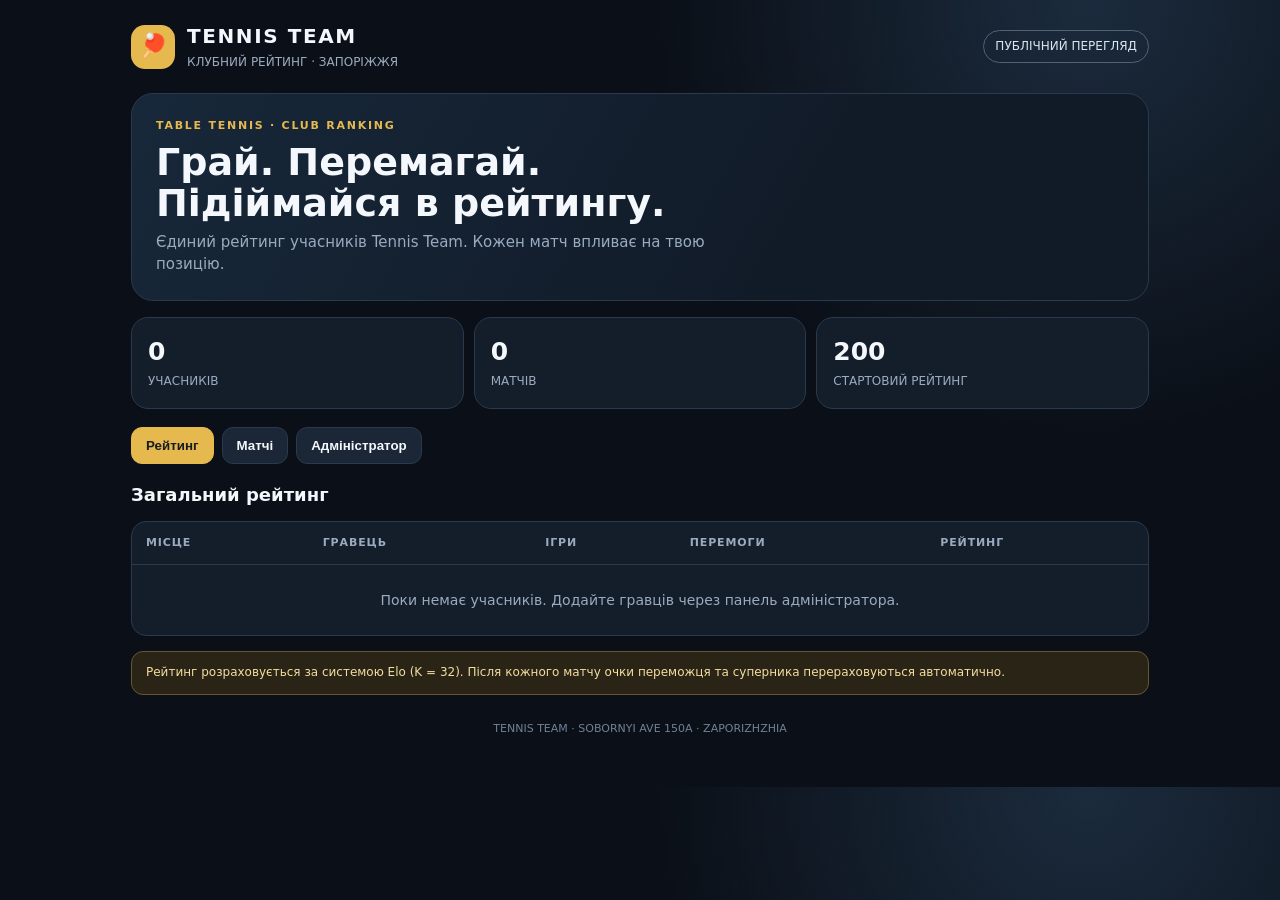
<file: tennis_team_rating_demo.html>
<!doctype html>
<html lang="uk">
<head>
<meta charset="utf-8"><meta name="viewport" content="width=device-width,initial-scale=1">
<meta name="theme-color" content="#10151f">
<title>Tennis Team — рейтинг клубу</title>
<style>
:root{--bg:#0b1018;--panel:#141d2a;--panel2:#1b2737;--line:#2a394d;--text:#f4f7fb;--muted:#9aabc0;--accent:#e6b94f;--green:#4fd19a;--red:#ff7272}
*{box-sizing:border-box}body{margin:0;background:radial-gradient(circle at 85% 0%,#1b2b3d 0,transparent 32%),var(--bg);color:var(--text);font:15px/1.45 Inter,system-ui,-apple-system,Segoe UI,sans-serif}
.wrap{max-width:1050px;margin:auto;padding:22px 16px 50px}.top{display:flex;align-items:center;justify-content:space-between;gap:12px;margin-bottom:22px}
.brand{display:flex;align-items:center;gap:12px}.logo{width:44px;height:44px;border-radius:14px;background:var(--accent);color:#171b22;display:grid;place-items:center;font-size:24px;font-weight:900}
h1{font-size:20px;letter-spacing:.08em;margin:0}.sub{color:var(--muted);font-size:12px;margin-top:3px}.pill{border:1px solid #526277;color:#dbe5f0;border-radius:30px;padding:7px 11px;font-size:12px}
.hero{background:linear-gradient(120deg,#17283a,#111a27 70%);border:1px solid var(--line);border-radius:22px;padding:24px;margin-bottom:16px}
.eyebrow{color:var(--accent);font-size:11px;letter-spacing:.16em;font-weight:800}.hero h2{font-size:clamp(25px,5vw,38px);line-height:1.08;margin:8px 0}.hero p{color:var(--muted);margin:0;max-width:600px}
.stats{display:grid;grid-template-columns:repeat(3,1fr);gap:10px;margin:16px 0}.stat,.card{background:var(--panel);border:1px solid var(--line);border-radius:17px;padding:16px}.stat strong{display:block;font-size:25px}.stat span{color:var(--muted);font-size:12px}
.tabs{display:flex;gap:8px;flex-wrap:wrap;margin:18px 0}.tab,button{border:1px solid var(--line);border-radius:11px;padding:10px 14px;background:var(--panel2);color:var(--text);font-weight:650;cursor:pointer}.tab.active,button.primary{background:var(--accent);color:#171b22;border-color:var(--accent)}button.danger{border-color:#663b43;color:#ffaaaa;background:#2a1b22}button:disabled{opacity:.4;cursor:not-allowed}
.panel{display:none}.panel.active{display:block}.sectionhead{display:flex;justify-content:space-between;align-items:center;gap:12px;margin:6px 0 13px}.sectionhead h3{margin:0;font-size:18px}
.tablewrap{overflow:auto;border:1px solid var(--line);border-radius:15px;background:var(--panel)}table{width:100%;border-collapse:collapse;min-width:520px}th,td{text-align:left;padding:13px 14px;border-bottom:1px solid var(--line)}th{font-size:11px;text-transform:uppercase;letter-spacing:.08em;color:var(--muted)}td{font-size:14px}tr:last-child td{border-bottom:0}.rank{color:var(--accent);font-weight:800}.points{font-weight:800;font-variant-numeric:tabular-nums}.muted{color:var(--muted)}
.formgrid{display:grid;grid-template-columns:repeat(2,minmax(0,1fr));gap:12px}.field{display:flex;flex-direction:column;gap:6px}.field.full{grid-column:1/-1}label{font-size:12px;color:var(--muted)}input,select{width:100%;border:1px solid var(--line);background:#0e1621;color:var(--text);border-radius:10px;padding:12px;font:inherit;min-height:44px}
.actions{display:flex;gap:9px;flex-wrap:wrap;margin-top:14px}.match{display:flex;justify-content:space-between;gap:12px;padding:13px 0;border-bottom:1px solid var(--line)}.match:last-child{border:0}.match strong{display:block}.match small{color:var(--muted)}.delta{color:var(--green);font-weight:800;white-space:nowrap}
.notice{border:1px solid #68572c;background:#2a2417;color:#f5dda0;padding:12px 14px;border-radius:12px;font-size:12px;margin-top:15px}
.empty{padding:25px;text-align:center;color:var(--muted)}.lock{max-width:430px;margin:15px auto}.hidden{display:none!important}
footer{color:#708198;text-align:center;font-size:11px;margin-top:26px}
@media(max-width:620px){.wrap{padding:16px 12px 35px}.hero{padding:19px}.stats{gap:7px}.stat{padding:12px}.stat strong{font-size:21px}.formgrid{grid-template-columns:1fr}.field.full{grid-column:auto}.top{align-items:flex-start}.pill{font-size:10px}}
</style>
</head>
<body>
<div class="wrap">
  <header class="top">
    <div class="brand"><div class="logo">🏓</div><div><h1>TENNIS TEAM</h1><div class="sub">КЛУБНИЙ РЕЙТИНГ · ЗАПОРІЖЖЯ</div></div></div>
    <div class="pill" id="modePill">ПУБЛІЧНИЙ ПЕРЕГЛЯД</div>
  </header>
  <section class="hero">
    <div class="eyebrow">TABLE TENNIS · CLUB RANKING</div>
    <h2>Грай. Перемагай.<br>Підіймайся в рейтингу.</h2>
    <p>Єдиний рейтинг учасників Tennis Team. Кожен матч впливає на твою позицію.</p>
  </section>
  <div class="stats">
    <div class="stat"><strong id="playerCount">0</strong><span>УЧАСНИКІВ</span></div>
    <div class="stat"><strong id="matchCount">0</strong><span>МАТЧІВ</span></div>
    <div class="stat"><strong>200</strong><span>СТАРТОВИЙ РЕЙТИНГ</span></div>
  </div>
  <nav class="tabs">
    <button class="tab active" data-tab="rating">Рейтинг</button>
    <button class="tab" data-tab="matches">Матчі</button>
    <button class="tab" data-tab="admin">Адміністратор</button>
  </nav>
  <section class="panel active" id="rating">
    <div class="sectionhead"><h3>Загальний рейтинг</h3><span class="muted" id="updated"></span></div>
    <div class="tablewrap"><table><thead><tr><th>Місце</th><th>Гравець</th><th>Ігри</th><th>Перемоги</th><th>Рейтинг</th></tr></thead><tbody id="rankingBody"></tbody></table></div>
    <div class="notice">Рейтинг розраховується за системою Elo (K = 32). Після кожного матчу очки переможця та суперника перераховуються автоматично.</div>
  </section>
  <section class="panel" id="matches">
    <div class="sectionhead"><h3>Історія матчів</h3><span class="muted" id="historyCount"></span></div>
    <div class="card" id="history"></div>
  </section>
  <section class="panel" id="admin">
    <div id="loginBox" class="card lock">
      <h3 style="margin-top:0">Вхід адміністратора</h3>
      <p class="muted">У демонстраційній версії введіть PIN-код, щоб відкрити керування.</p>
      <div class="field"><label for="pin">PIN адміністратора</label><input id="pin" type="password" inputmode="numeric" placeholder="Введіть PIN"></div>
      <div class="actions"><button class="primary" id="loginBtn">Увійти</button></div>
      <small class="muted">Демо-PIN: 1234</small>
    </div>
    <div id="adminBox" class="hidden">
      <div class="sectionhead"><h3>Панель адміністратора</h3><button id="logoutBtn">Вийти</button></div>
      <div class="card" style="margin-bottom:14px">
        <h3 style="margin-top:0">Додати учасника</h3>
        <div class="formgrid">
          <div class="field full"><label for="playerName">Ім'я та прізвище</label><input id="playerName" placeholder="Наприклад, Іван Петренко" maxlength="60"></div>
        </div>
        <div class="actions"><button class="primary" id="addPlayer">Додати гравця · 200 очок</button></div>
      </div>
      <div class="card" style="margin-bottom:14px">
        <h3 style="margin-top:0">Внести результат матчу</h3>
        <div class="formgrid">
          <div class="field"><label for="winner">Переможець</label><select id="winner"><option value="">Оберіть гравця</option></select></div>
          <div class="field"><label for="loser">Суперник</label><select id="loser"><option value="">Оберіть гравця</option></select></div>
          <div class="field"><label for="matchDate">Дата матчу</label><input id="matchDate" type="date"></div>
          <div class="field"><label for="eventName">Турнір / примітка (необов'язково)</label><input id="eventName" placeholder="Клубний турнір"></div>
        </div>
        <div class="actions"><button class="primary" id="addMatch">Зберегти результат</button></div>
      </div>
      <div class="card">
        <h3 style="margin-top:0">Дані клубу</h3>
        <p class="muted">Завантажте резервну копію, щоб не втратити дані цього браузера.</p>
        <div class="actions"><button id="exportBtn">Експорт CSV рейтингу</button><button id="backupBtn">Завантажити резервну копію</button><button class="danger" id="resetBtn">Очистити демо-дані</button></div>
      </div>
      <div class="notice">Важливо: це локальний прототип. PIN у браузері не є захищеною авторизацією, а дані зберігаються лише на цьому пристрої. Для справжнього спільного сайту потрібні серверна база даних, захищений вхід адміністратора та публічне посилання.</div>
    </div>
  </section>
  <footer>TENNIS TEAM · SOBORNYI AVE 150A · ZAPORIZHZHIA</footer>
</div>
<script>
const KEY='tennis-team-demo-v1';
let data=JSON.parse(localStorage.getItem(KEY)||'null')||{players:[],matches:[]};
let isAdmin=false;
const $=id=>document.getElementById(id);
const today=new Date(); $('matchDate').value=new Date(today.getTime()-today.getTimezoneOffset()*60000).toISOString().slice(0,10);
function save(){localStorage.setItem(KEY,JSON.stringify(data));render()}
function esc(s){return String(s).replace(/[&<>"']/g,c=>({'&':'&amp;','<':'&lt;','>':'&gt;','"':'&quot;',"'":'&#39;'}[c]))}
function stats(){let m={};data.players.forEach(p=>m[p.id]={games:0,wins:0});data.matches.forEach(x=>{if(m[x.winner]){m[x.winner].games++;m[x.winner].wins++}if(m[x.loser])m[x.loser].games++});return m}
function sorted(){return [...data.players].sort((a,b)=>b.rating-a.rating||a.name.localeCompare(b.name,'uk'))}
function render(){
 const s=stats();$('playerCount').textContent=data.players.length;$('matchCount').textContent=data.matches.length;$('historyCount').textContent=data.matches.length+' записів';
 $('rankingBody').innerHTML=sorted().map((p,i)=>`<tr><td class="rank">${i+1}</td><td><strong>${esc(p.name)}</strong></td><td>${s[p.id]?.games||0}</td><td>${s[p.id]?.wins||0}</td><td class="points">${Math.round(p.rating)}</td></tr>`).join('')||'<tr><td colspan="5" class="empty">Поки немає учасників. Додайте гравців через панель адміністратора.</td></tr>';
 $('history').innerHTML=data.matches.length?[...data.matches].reverse().map(x=>{let w=data.players.find(p=>p.id===x.winner)?.name||'Видалений гравець',l=data.players.find(p=>p.id===x.loser)?.name||'Видалений гравець';return `<div class="match"><div><strong>${esc(w)} <span style="color:var(--accent)">переміг</span> ${esc(l)}</strong><small>${esc(x.date)}${x.event?' · '+esc(x.event):''}</small></div><div class="delta">+${x.change} / −${x.change}</div></div>`}).join(''):'<div class="empty">Матчів ще немає.</div>';
 ['winner','loser'].forEach(id=>{let old=$(id).value;$(id).innerHTML='<option value="">Оберіть гравця</option>'+sorted().map(p=>`<option value="${p.id}">${esc(p.name)} · ${Math.round(p.rating)}</option>`).join('');if(data.players.some(p=>p.id===old))$(id).value=old});
 $('modePill').textContent=isAdmin?'РЕЖИМ АДМІНІСТРАТОРА':'ПУБЛІЧНИЙ ПЕРЕГЛЯД';
}
document.querySelectorAll('.tab').forEach(b=>b.addEventListener('click',()=>{document.querySelectorAll('.tab,.panel').forEach(x=>x.classList.remove('active'));b.classList.add('active');$(b.dataset.tab).classList.add('active')}));
$('loginBtn').onclick=()=>{if($('pin').value==='1234'){isAdmin=true;$('loginBox').classList.add('hidden');$('adminBox').classList.remove('hidden');$('pin').value='';render()}else alert('Неправильний PIN')};
$('logoutBtn').onclick=()=>{isAdmin=false;$('adminBox').classList.add('hidden');$('loginBox').classList.remove('hidden');render()};
$('addPlayer').onclick=()=>{if(!isAdmin)return;let name=$('playerName').value.trim();if(!name)return alert("Введіть ім'я гравця");if(data.players.some(p=>p.name.toLocaleLowerCase()===name.toLocaleLowerCase()))return alert('Такий гравець уже є');data.players.push({id:crypto.randomUUID(),name,rating:200});$('playerName').value='';save()};
$('addMatch').onclick=()=>{if(!isAdmin)return;let winner=data.players.find(p=>p.id===$('winner').value),loser=data.players.find(p=>p.id===$('loser').value);if(!winner||!loser)return alert('Оберіть обох гравців');if(winner.id===loser.id)return alert('Гравці мають бути різними');let expected=1/(1+Math.pow(10,(loser.rating-winner.rating)/400));let change=Math.max(1,Math.round(32*(1-expected)));winner.rating+=change;loser.rating-=change;data.matches.push({id:crypto.randomUUID(),winner:winner.id,loser:loser.id,date:$('matchDate').value,event:$('eventName').value.trim(),change});$('eventName').value='';save();alert(`Матч збережено. ${winner.name}: +${change}, ${loser.name}: −${change}`)};
function download(name,content,type){let a=document.createElement('a'),u=URL.createObjectURL(new Blob([content],{type}));a.href=u;a.download=name;a.click();URL.revokeObjectURL(u)}
$('exportBtn').onclick=()=>{let s=stats(),rows=[['Місце','Гравець','Рейтинг','Матчі','Перемоги'],...sorted().map((p,i)=>[i+1,p.name,Math.round(p.rating),s[p.id].games,s[p.id].wins])];download('tennis-team-rating.csv','\ufeff'+rows.map(r=>r.map(v=>'"'+String(v).replace(/"/g,'""')+'"').join(';')).join('\n'),'text/csv;charset=utf-8')};
$('backupBtn').onclick=()=>download('tennis-team-backup.json',JSON.stringify(data,null,2),'application/json');
$('resetBtn').onclick=()=>{if(confirm('Видалити всі учасників і матчі з цього браузера?')){data={players:[],matches:[]};save()}};
render();
</script>
</body></html>
</file>
